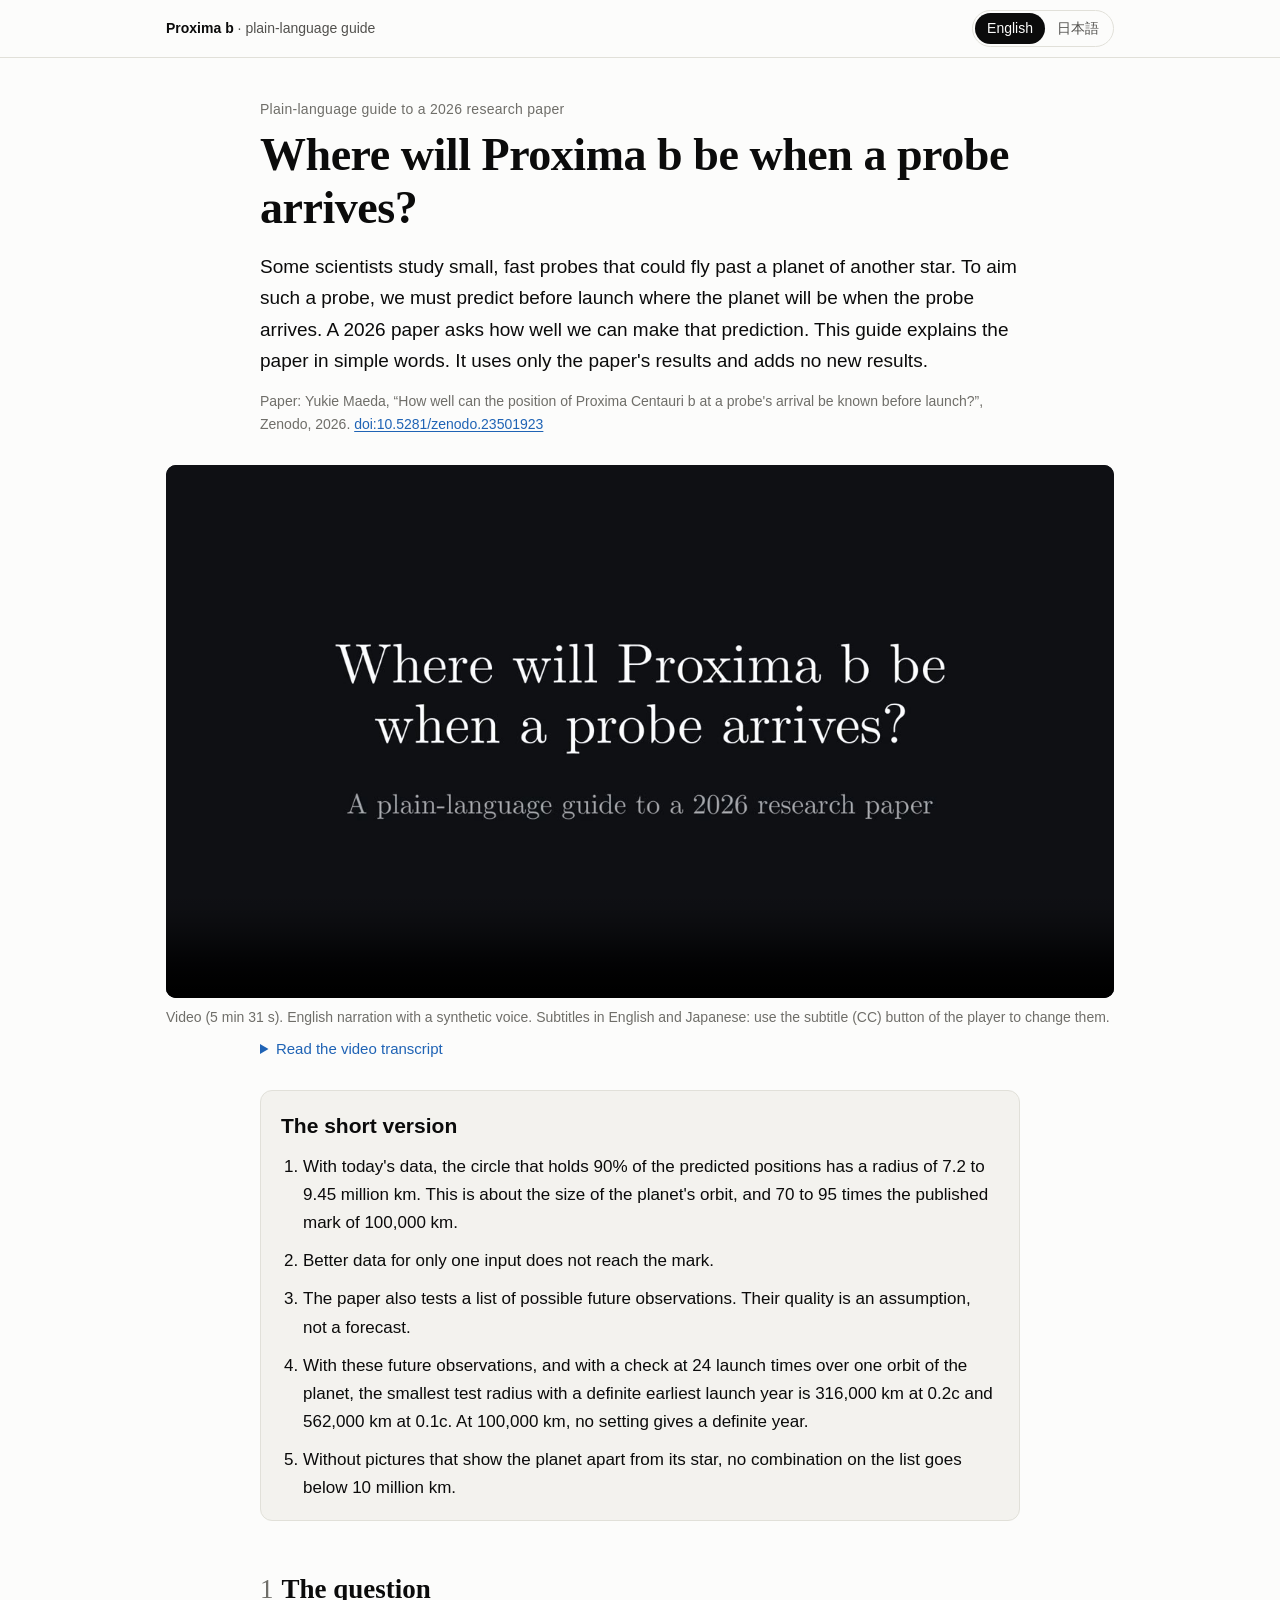
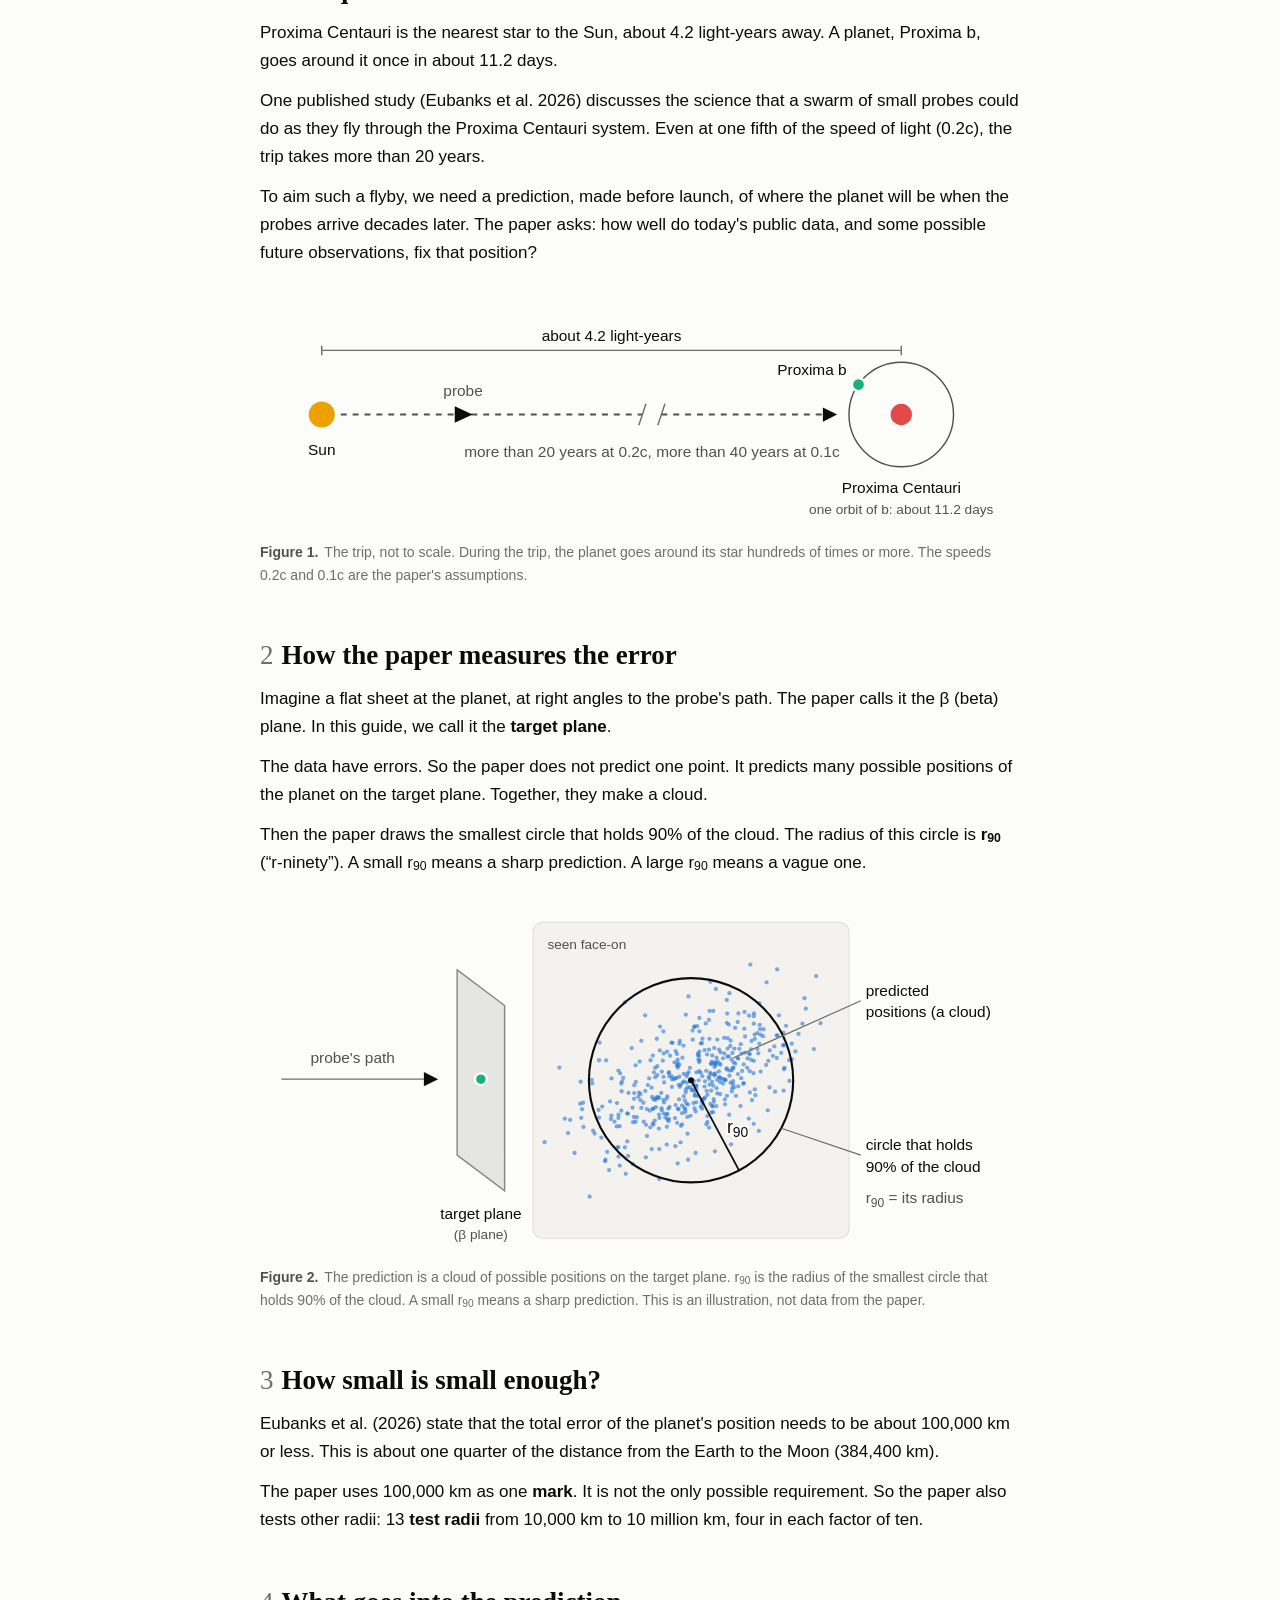
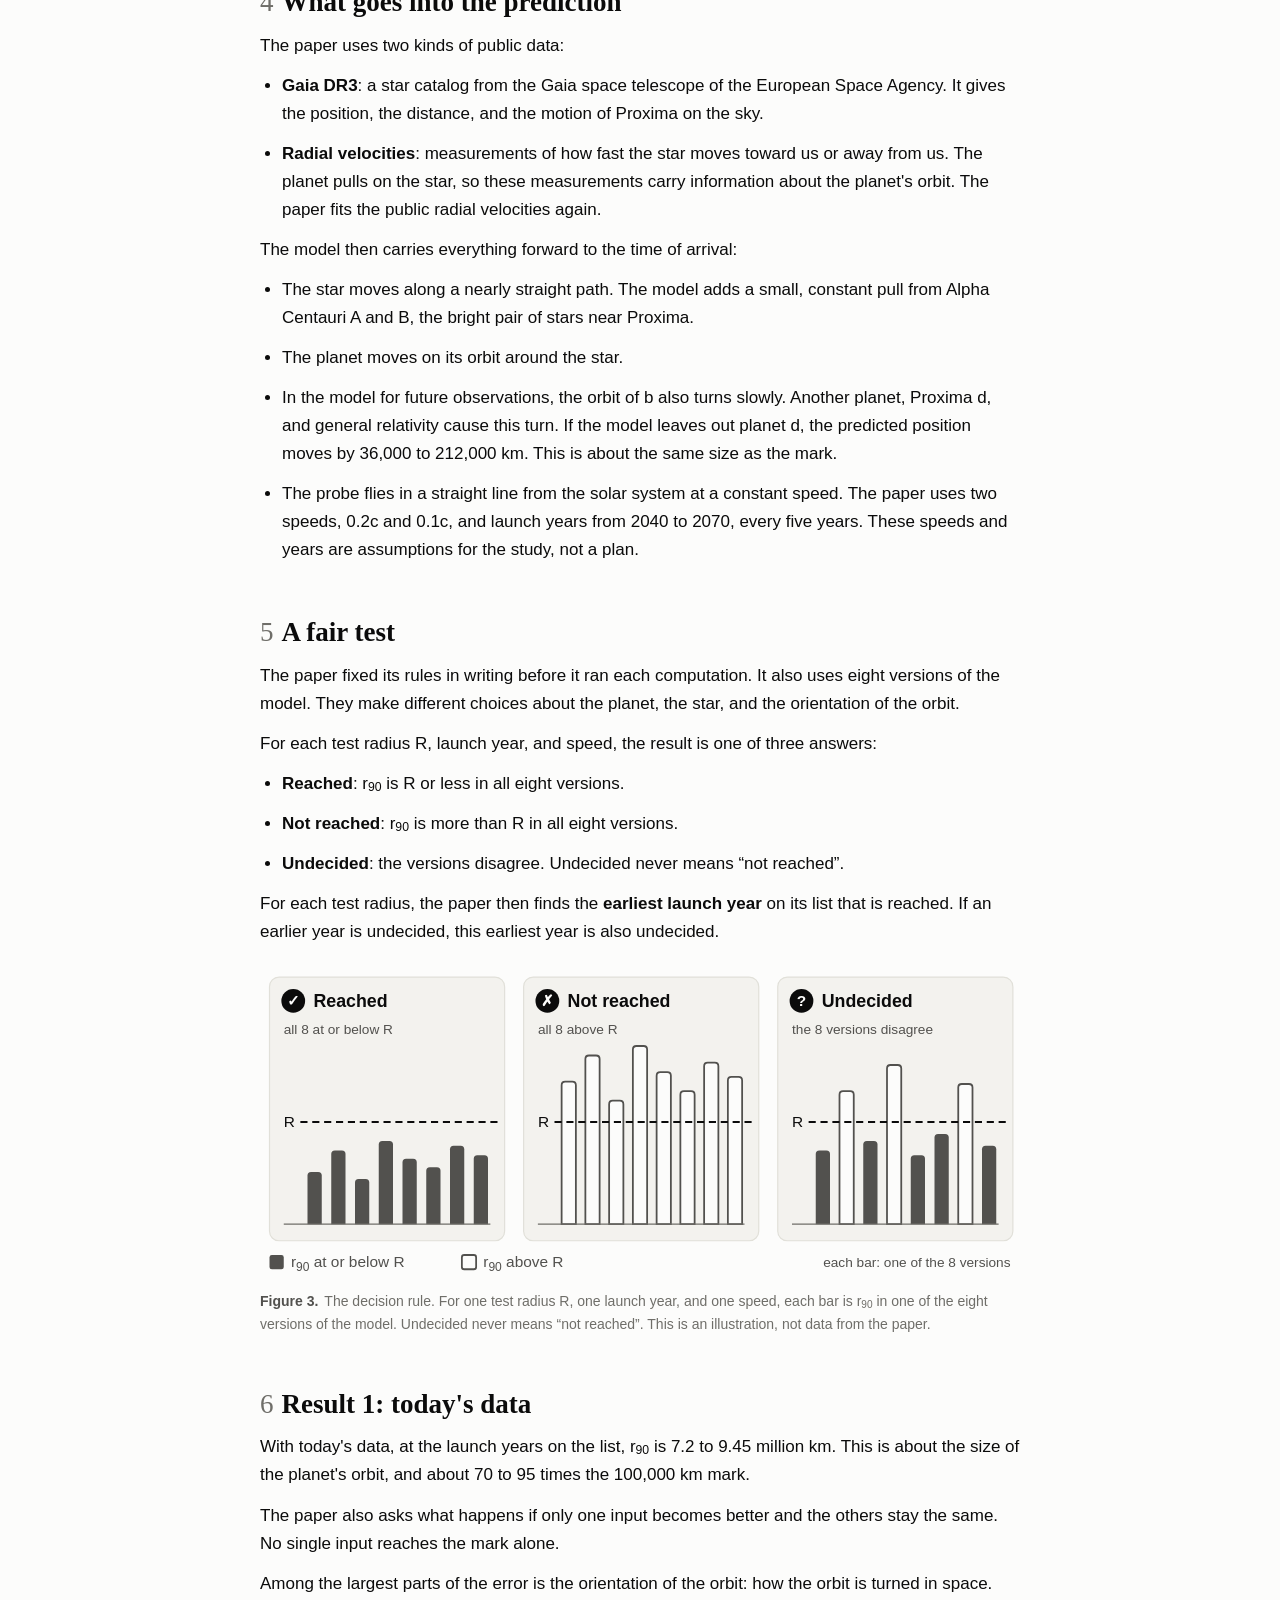
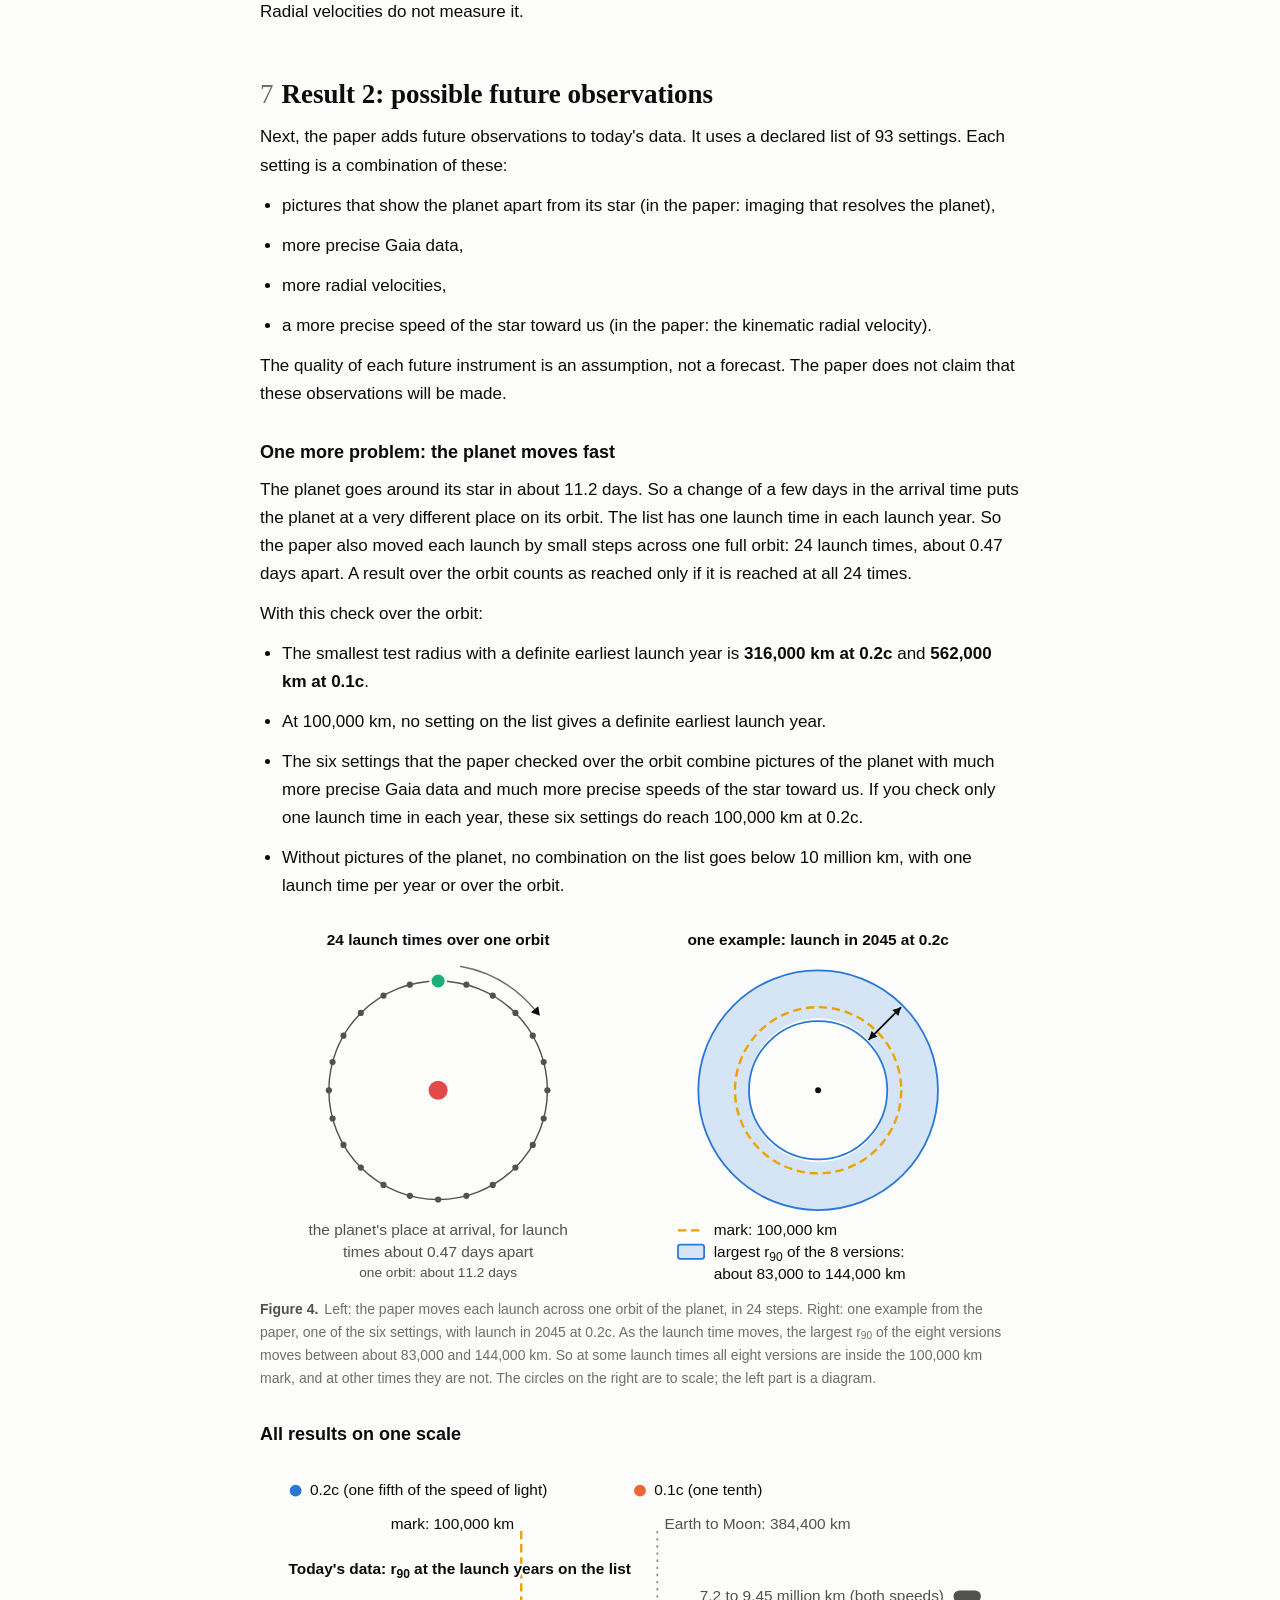
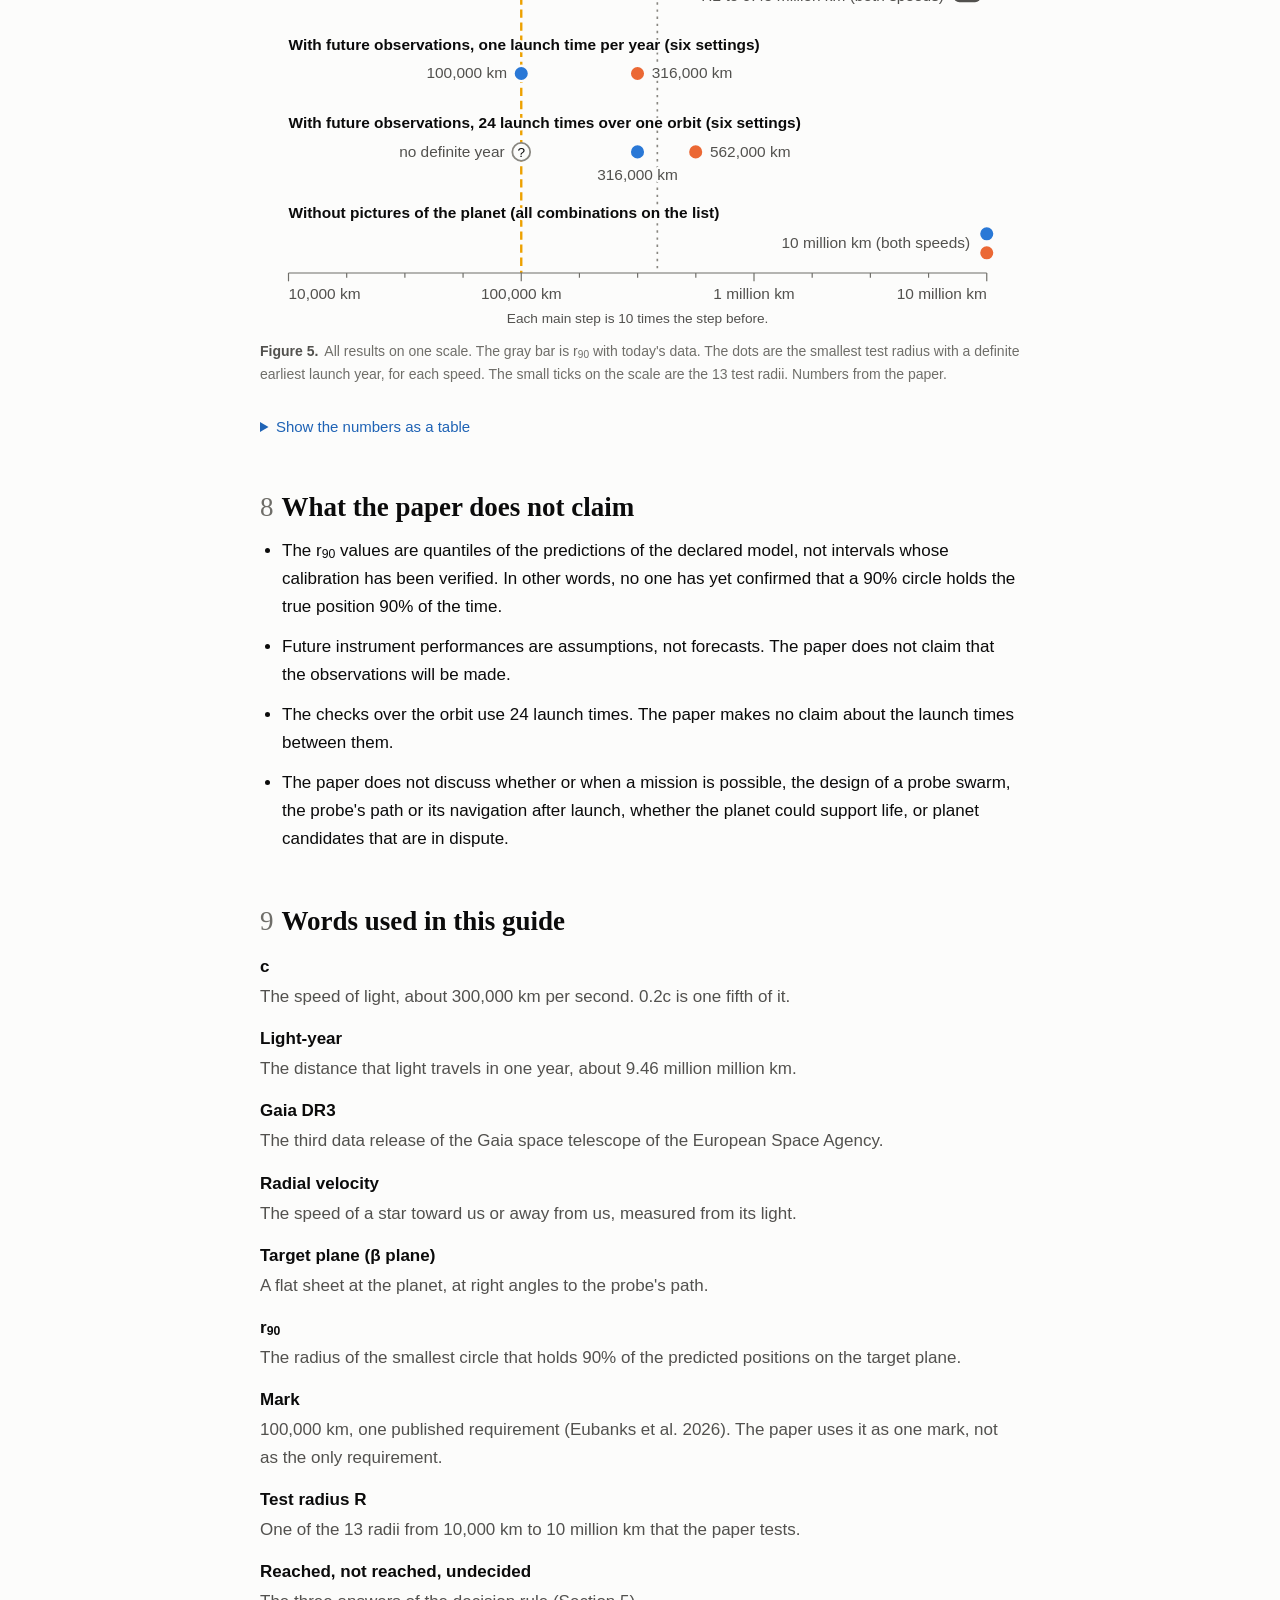
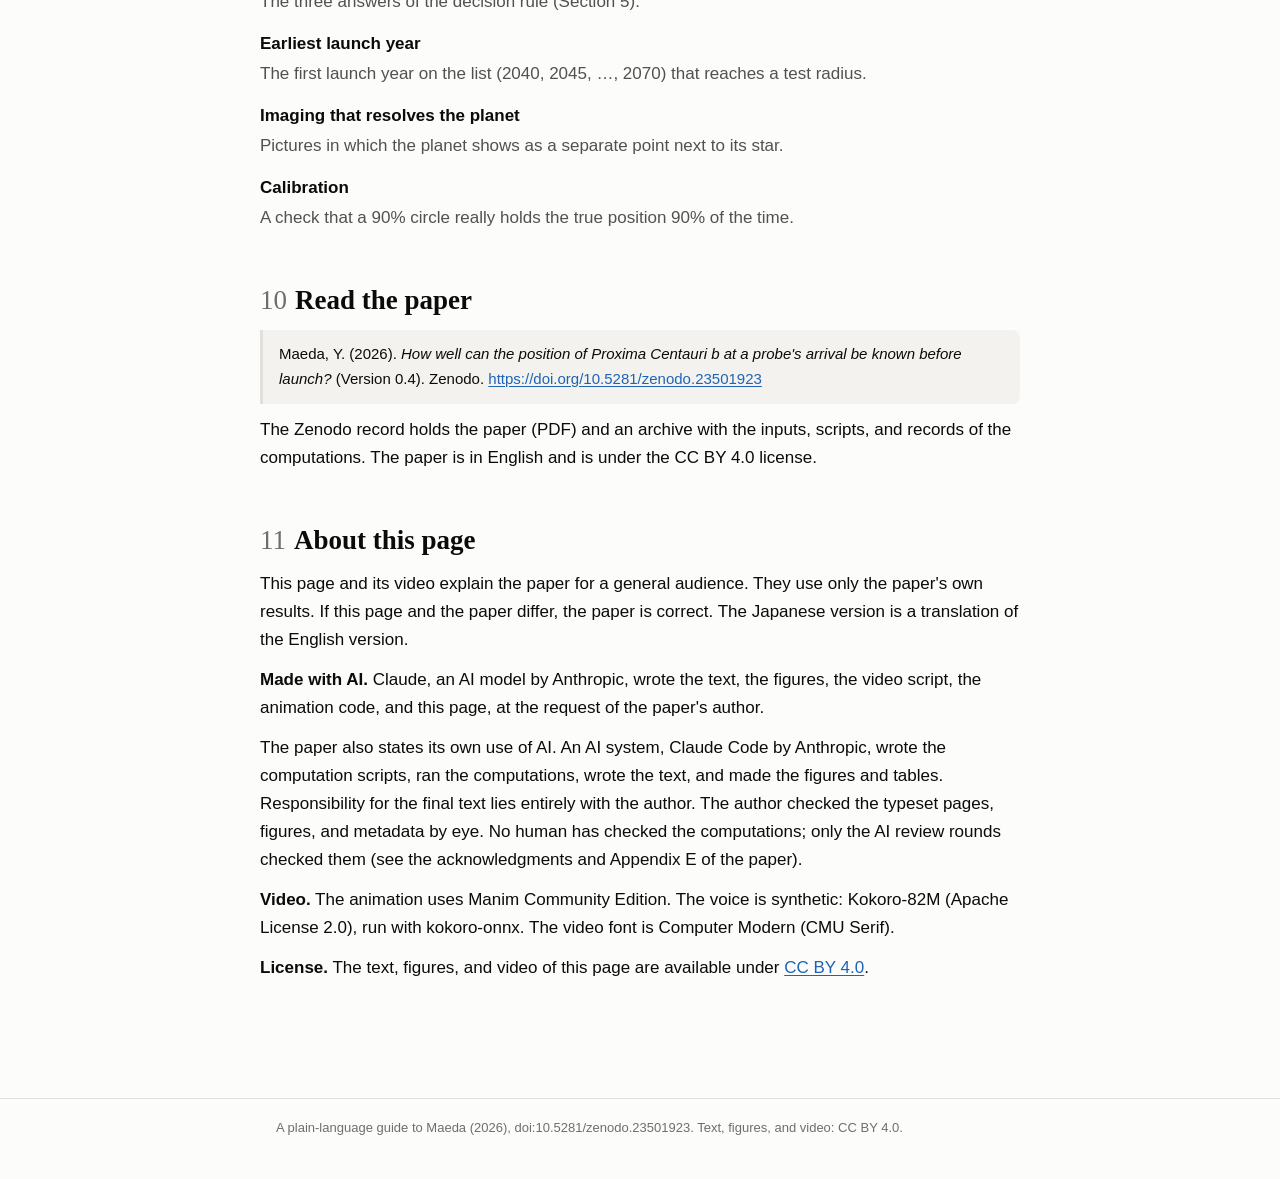
<file: index.html>
<!doctype html>
<html lang="en" data-lang="en">
<head>
<meta charset="utf-8">
<meta name="viewport" content="width=device-width, initial-scale=1">
<title>Where will Proxima b be when a probe arrives? · A plain-language guide</title>
<meta name="description" content="A plain-language guide, with a short video, to a 2026 paper that asks how well the position of Proxima Centauri b at a probe's arrival can be known before launch. English and Japanese.">
<meta property="og:title" content="Where will Proxima b be when a probe arrives?">
<meta property="og:description" content="A plain-language guide, with a short video, to a 2026 research paper. English and Japanese.">
<meta property="og:type" content="article">
<meta name="theme-color" content="#fcfcfb" media="(prefers-color-scheme: light)">
<meta name="theme-color" content="#1a1a19" media="(prefers-color-scheme: dark)">
<link rel="icon" href="data:image/svg+xml,%3Csvg xmlns='http://www.w3.org/2000/svg' viewBox='0 0 32 32'%3E%3Ccircle cx='16' cy='16' r='5' fill='%23e34948'/%3E%3Cellipse cx='16' cy='16' rx='13' ry='6' fill='none' stroke='%23898781' stroke-width='1.5'/%3E%3Ccircle cx='29' cy='16' r='2.5' fill='%231baf7a'/%3E%3C/svg%3E">
<script>
  // Choose the language before the first paint, so the other language never flashes.
  (function () {
    var l = "en";
    try { var q = new URLSearchParams(location.search).get("lang"); if (q === "en" || q === "ja") l = q; else {
      var s = localStorage.getItem("almanac-explainer-lang"); if (s === "en" || s === "ja") l = s; } } catch (e) {}
    document.documentElement.setAttribute("data-lang", l);
    document.documentElement.setAttribute("lang", l);
  })();
</script>
<link rel="stylesheet" href="assets/css/site.css">
</head>
<body>
<a class="skip" href="#main"><span data-l="en" lang="en">Skip to the guide</span><span data-l="ja" lang="ja">本文へ</span></a>

<header class="bar">
  <div class="bar-in">
    <div class="brand"><b>Proxima b</b> · <span data-l="en" lang="en">plain-language guide</span><span data-l="ja" lang="ja">やさしい解説</span></div>
    <div class="lang" role="group" aria-label="Language / 言語">
      <button type="button" data-set-lang="en" aria-pressed="true" lang="en">English</button>
      <button type="button" data-set-lang="ja" aria-pressed="false" lang="ja">日本語</button>
    </div>
  </div>
</header>

<main id="main">

<section class="hero">
  <p class="kicker"><span data-l="en" lang="en">Plain-language guide to a 2026 research paper</span><span data-l="ja" lang="ja">2026 年の研究論文を、やさしく解説します</span></p>
  <h1><span data-l="en" lang="en">Where will Proxima b be when a probe arrives?</span><span data-l="ja" lang="ja">探査機が着くとき、プロキシマ b はどこにいるか</span></h1>
  <p class="lede" data-l="en" lang="en">Some scientists study small, fast probes that could fly past a planet of another star. To aim such a probe, we must predict before launch where the planet will be when the probe arrives. A 2026 paper asks how well we can make that prediction. This guide explains the paper in simple words. It uses only the paper's results and adds no new results.</p>
  <p class="lede" data-l="ja" lang="ja">ほかの恒星の惑星のそばを、小さく速い探査機で通り過ぎる。そうした探査機を研究している人たちがいます。探査機を狙うには、着いたときに惑星がどこにいるかを、打ち上げの前に予測しなければなりません。2026 年のある論文は、その予測がどれだけよくできるかを問いました。このページは、その論文をやさしい言葉で解説します。使うのは論文の結果だけで、新しい結果は足していません。</p>
  <p class="cite-line"><span data-l="en" lang="en">Paper:</span><span data-l="ja" lang="ja">論文:</span> Yukie Maeda, “How well can the position of Proxima Centauri b at a probe's arrival be known before launch?”, Zenodo, 2026. <a href="https://doi.org/10.5281/zenodo.23501923">doi:10.5281/zenodo.23501923</a></p>
</section>

<figure class="video">
  <video id="video" controls playsinline preload="metadata" poster="assets/video/poster.jpg" width="1920" height="1080">
    <source src="assets/video/almanac-explainer.mp4" type="video/mp4">
    <track kind="subtitles" srclang="en" label="English" src="assets/video/subs.en.vtt" default>
    <track kind="subtitles" srclang="ja" label="日本語" src="assets/video/subs.ja.vtt">
  </video>
  <figcaption>
    <span data-l="en" lang="en">Video (5 min 31 s). English narration with a synthetic voice. Subtitles in English and Japanese: use the subtitle (CC) button of the player to change them.</span>
    <span data-l="ja" lang="ja">動画(5 分 31 秒)。語りは英語の合成音声です。字幕は英語と日本語があり、プレーヤーの字幕(CC)のボタンで切り替えられます。</span>
  </figcaption>
</figure>

<details class="transcript">
  <summary><span data-l="en" lang="en">Read the video transcript</span><span data-l="ja" lang="ja">動画の語りを文字で読む(日本語訳)</span></summary>
  <ol class="chapters">
<li><button type="button" data-seek="0.0" aria-label="Play from 0:00" data-aria-en="Play from 0:00" data-aria-ja="0:00 から再生">0:00</button><h3><span data-l="en" lang="en">The question</span><span data-l="ja" lang="ja">問い</span></h3>
<p data-l="en" lang="en">Proxima Centauri is the nearest star to the Sun, about 4.2 light-years away. A planet, Proxima b, goes around it once in about 11 days. Some scientists study small probes that could fly past this planet. At one fifth of the speed of light, the trip takes more than 20 years. Aiming such a probe needs a prediction, made before launch, of where the planet will be when the probe arrives. This paper asks a simple question: how well can we know that position before launch?</p>
<p data-l="ja" lang="ja">プロキシマ・ケンタウリは、太陽にいちばん近い恒星です。距離は約 4.2 光年です。その周りを、惑星プロキシマ b が約 11 日で一周しています。この惑星のそばを通り過ぎる小さな探査機を、研究している人たちがいます。光の速さの 5 分の 1 で飛んでも、旅には 20 年以上かかります。そうした探査機の狙いには、着いたときに惑星がどこにいるかの予測が、打ち上げの前に要ります。この論文の問いは一つです。その位置を、打ち上げの前にどれだけよく知ることができるか。</p></li>
<li><button type="button" data-seek="35.6" aria-label="Play from 0:35" data-aria-en="Play from 0:35" data-aria-ja="0:35 から再生">0:35</button><h3><span data-l="en" lang="en">The target plane and r<sub>90</sub></span><span data-l="ja" lang="ja">的の面と r<sub>90</sub></span></h3>
<p data-l="en" lang="en">Picture a flat sheet at the planet, at right angles to the probe&#x27;s path. We call it the target plane. The data have errors, so the paper cannot predict one exact point. Instead, it gets a cloud of possible positions on the sheet. Now draw the smallest circle that holds 90% of the cloud. Its radius is called r<sub>90</sub> (&quot;r ninety&quot;). A small r<sub>90</sub> means a sharp prediction. A large r<sub>90</sub> means a vague one.</p>
<p data-l="ja" lang="ja">惑星のところに、探査機の進む向きと直角に、平らな板を思い浮かべてください。これを「的の面」と呼びます。データには誤差があるので、論文は一つのぴったりの点を予測することはできません。代わりに、板の上に、ありうる位置の雲が得られます。では、雲の 90% を含む、いちばん小さい円を描きます。その半径を r<sub>90</sub>(アール・ナインティ)と呼びます。r<sub>90</sub> が小さければ予測は鋭く、大きければ予測はぼんやりしています。</p></li>
<li><button type="button" data-seek="63.1" aria-label="Play from 1:03" data-aria-en="Play from 1:03" data-aria-ja="1:03 から再生">1:03</button><h3><span data-l="en" lang="en">The mark</span><span data-l="ja" lang="ja">目安</span></h3>
<p data-l="en" lang="en">How small is small enough? One published study says the total error must be about 100,000 km or less. That is about one quarter of the distance from the Earth to the Moon. The paper uses this value as one mark, not as the only possible requirement. So it tests 13 radii, from 10,000 km to 10 million km.</p>
<p data-l="ja" lang="ja">どこまで小さければ十分でしょうか。発表された研究の一つは、誤差の合計を約 10 万 km 以下にする必要がある、としています。これは、地球から月までの距離の約 4 分の 1 です。論文はこの値を一つの目安として使い、ただ一つの要求とはしていません。そのため、1 万 km から 1000 万 km までの、13 の半径を試します。</p></li>
<li><button type="button" data-seek="86.97" aria-label="Play from 1:26" data-aria-en="Play from 1:26" data-aria-ja="1:26 から再生">1:26</button><h3><span data-l="en" lang="en">What goes into the prediction</span><span data-l="ja" lang="ja">予測に入るもの</span></h3>
<p data-l="en" lang="en">To make the prediction, the paper combines two kinds of data. The Gaia space telescope measured the star&#x27;s position, distance, and motion across the sky. Radial velocities measure how fast the star moves toward us and away from us, as the planet pulls on it. The model moves the star along its path, with a small pull from the bright pair Alpha Centauri A and B. It moves the planet along its orbit around the star. Another planet, Proxima d, and Einstein&#x27;s gravity slowly turn the orbit of b. If the model leaves out planet d, the predicted position moves by 36,000 to 212,000 km. That is about the same size as the mark. The model for future observations includes this effect.</p>
<p data-l="ja" lang="ja">予測を作るために、論文は二種類のデータを組み合わせます。宇宙望遠鏡ガイアは、星の位置と距離と、空を横切る動きを測りました。視線速度は、惑星に引かれて星がこちらへ近づく速さと、遠ざかる速さを測ります。モデルは、明るい二つの星アルファ・ケンタウリ A と B のわずかな引力を加えて、星をその道筋に沿って動かします。そして、惑星を、星の周りの軌道に沿って動かします。もう一つの惑星プロキシマ d と、アインシュタインの重力は、b の軌道をゆっくり回します。モデルから惑星 d を外すと、予測の位置は 3 万 6 千 km から 21 万 2 千 km ずれます。これは目安とほぼ同じ大きさです。将来の観測のためのモデルは、この効果を含めています。</p></li>
<li><button type="button" data-seek="134.53" aria-label="Play from 2:14" data-aria-en="Play from 2:14" data-aria-ja="2:14 から再生">2:14</button><h3><span data-l="en" lang="en">A fair test</span><span data-l="ja" lang="ja">公正な試し方</span></h3>
<p data-l="en" lang="en">Next, a fair test. The paper fixed its rules in writing before it ran each computation. It also uses eight versions of the model. They make different choices about the planet, the star, and the orientation of the orbit. A test radius counts as reached only if r<sub>90</sub> is inside it in all eight versions. If r<sub>90</sub> is outside it in all eight, it is not reached. If the versions disagree, the answer is undecided. And undecided never means no.</p>
<p data-l="ja" lang="ja">次は、公正な試し方です。論文は、それぞれの計算を走らせる前に、決まりを書いて固定しました。また、モデルを 8 通り使います。8 通りは、惑星・星・軌道の向きについて、違う選び方をしています。試す半径に「届いた」と数えるのは、8 通りの全てで r<sub>90</sub> がその内側にあるときだけです。8 通りの全てで外側なら、「届かない」です。8 通りの答えが分かれたら、「判定不能」です。そして、判定不能は「届かない」という意味ではありません。</p></li>
<li><button type="button" data-seek="165.8" aria-label="Play from 2:45" data-aria-en="Play from 2:45" data-aria-ja="2:45 から再生">2:45</button><h3><span data-l="en" lang="en">Today&#x27;s data</span><span data-l="ja" lang="ja">今のデータ</span></h3>
<p data-l="en" lang="en">So what do today&#x27;s data give? At the launch years on the list, r<sub>90</sub> is 7.2 to 9.45 million km. That is about the size of the planet&#x27;s orbit, and about 70 to 95 times the mark. Better data for any single input, alone, does not reach the mark. Among the largest parts of the error is the orientation of the orbit: how the orbit is turned in space. Radial velocities do not measure it.</p>
<p data-l="ja" lang="ja">では、今のデータでは、どうなるでしょうか。リストにある打ち上げの年では、r<sub>90</sub> は 720 万 km から 945 万 km です。これは惑星の軌道くらいの大きさで、目安の約 70 倍から 95 倍です。どれか一つの入力だけを良くしても、目安には届きません。誤差のいちばん大きい部分の一つは、軌道の向き、つまり軌道が空間でどちらを向いているかです。視線速度は、これを測りません。</p></li>
<li><button type="button" data-seek="195.2" aria-label="Play from 3:15" data-aria-en="Play from 3:15" data-aria-ja="3:15 から再生">3:15</button><h3><span data-l="en" lang="en">Possible future observations</span><span data-l="ja" lang="ja">将来ありうる観測</span></h3>
<p data-l="en" lang="en">Next, the paper adds possible future observations. Their quality is an assumption, not a forecast. The list includes pictures that show the planet apart from its star, more precise Gaia data, more radial velocities, and a more precise speed of the star toward us. There is one more problem. The planet goes around its star in about 11 days, so a change of a few days in the arrival time puts the planet at a very different place on its orbit. So the paper checks 24 launch times spread over one orbit, and the rule must hold at all of them. With this check, the smallest test radius with a definite earliest launch year is 316,000 km at one fifth of the speed of light, and 562,000 km at one tenth. At 100,000 km, no setting gives a definite earliest launch year over the orbit. In one example, the largest r<sub>90</sub> of the eight versions moves between about 83,000 and 144,000 km as the launch time changes. The six settings that the paper checked over the orbit combine those pictures with much more precise Gaia data and star speeds. If you check only one launch time in each year, these six settings do reach 100,000 km at one fifth of the speed of light. Without pictures of the planet, no combination on the list gets below 10 million km.</p>
<p data-l="ja" lang="ja">次に、論文は、将来ありうる観測を加えます。その性能は仮定で、予報ではありません。リストには、惑星を星から離して写す撮像、より精しいガイアのデータ、より多くの視線速度、そして星がこちらへ向かう速さのより精しい値が入っています。もう一つ問題があります。惑星は約 11 日で星を一周するので、着く時刻が数日ずれると、惑星は軌道のまったく違う所にいます。そこで論文は、一周の間に広げた 24 の打ち上げの時刻を調べ、その全てで決まりが成り立つことを求めます。こう調べると、届く最も早い打ち上げの年がはっきり決まる、最も小さい試しの半径は、光速の 5 分の 1 で 31 万 6 千 km、10 分の 1 で 56 万 2 千 km です。10 万 km では、一周を通して、届く最も早い年がはっきり決まる設定はありません。ある例では、打ち上げの時刻を変えると、8 通りの中でいちばん大きい r<sub>90</sub> が、約 8 万 3 千 km から 14 万 4 千 km の間を動きます。論文が一周を通して調べた 6 つの設定は、その撮像に、はるかに精しいガイアのデータと星の速さを組み合わせたものです。各年の打ち上げの時刻を一つだけ調べるなら、この 6 つの設定は、光速の 5 分の 1 で 10 万 km に届きます。惑星の撮像が無いと、リストのどの組み合わせも 1000 万 km を下回りません。</p></li>
<li><button type="button" data-seek="285.3" aria-label="Play from 4:45" data-aria-en="Play from 4:45" data-aria-ja="4:45 から再生">4:45</button><h3><span data-l="en" lang="en">What the paper does not claim</span><span data-l="ja" lang="ja">論文が主張しないこと</span></h3>
<p data-l="en" lang="en">The paper is careful about its limits. The r<sub>90</sub> values come from the model, and their calibration has not been verified: no one has yet confirmed that a 90% circle holds the true position 90% of the time. The future instrument performances are assumptions, and the paper does not claim that the observations will be made. It also says nothing about whether or when a mission is possible, or about life on the planet.</p>
<p data-l="ja" lang="ja">論文は、自らの限界をはっきり書いています。r<sub>90</sub> の値はモデルから出たもので、その較正は確かめられていません。90% の円が本当に 90% の割合で真の位置を含むかは、まだ誰も確かめていないのです。将来の装置の性能は仮定で、論文は、その観測が行われるとは主張しません。また、任務ができるかどうかやその時期、惑星の生命については、何も言いません。</p></li>
<li><button type="button" data-seek="313.67" aria-label="Play from 5:13" data-aria-en="Play from 5:13" data-aria-ja="5:13 から再生">5:13</button><h3><span data-l="en" lang="en">Summary</span><span data-l="ja" lang="ja">まとめ</span></h3>
<p data-l="en" lang="en">In short, the paper measures how far today&#x27;s knowledge is from the mark, and which observations on its list come closest. The paper and its files are open on Zenodo. This video was made with the help of AI, and the voice is synthetic.</p>
<p data-l="ja" lang="ja">まとめると、論文は、今の知識が目安からどれだけ遠いかと、リストのどの観測がいちばん近づくかを測っています。論文とそのファイルは、Zenodo で公開されています。この動画は AI の助けを借りて作り、声は合成音声です。</p></li>
</ol>
</details>

<section class="short" aria-labelledby="short-h">
  <h2 id="short-h"><span data-l="en" lang="en">The short version</span><span data-l="ja" lang="ja">要点</span></h2>
  <ol data-l="en" lang="en">
    <li>With today's data, the circle that holds 90% of the predicted positions has a radius of 7.2 to 9.45 million km. This is about the size of the planet's orbit, and 70 to 95 times the published mark of 100,000 km.</li>
    <li>Better data for only one input does not reach the mark.</li>
    <li>The paper also tests a list of possible future observations. Their quality is an assumption, not a forecast.</li>
    <li>With these future observations, and with a check at 24 launch times over one orbit of the planet, the smallest test radius with a definite earliest launch year is 316,000 km at 0.2c and 562,000 km at 0.1c. At 100,000 km, no setting gives a definite year.</li>
    <li>Without pictures that show the planet apart from its star, no combination on the list goes below 10 million km.</li>
  </ol>
  <ol data-l="ja" lang="ja">
    <li>今のデータでは、予測した位置の 90% を含む円の半径は 720 万〜945 万 km です。これは惑星の軌道くらいの大きさで、発表された目安 10 万 km の 70〜95 倍です。</li>
    <li>どれか一つの入力だけを良くしても、目安には届きません。</li>
    <li>論文は、将来ありうる観測のリストも試しています。その性能は仮定で、予報ではありません。</li>
    <li>その観測があり、さらに惑星の一周の間の 24 の打ち上げ時刻で調べると、届く最も早い打ち上げ年がはっきり決まる最も小さい試しの半径は、0.2c で 31 万 6 千 km、0.1c で 56 万 2 千 km です。10 万 km では、はっきり年が決まる設定はありません。</li>
    <li>惑星を星から離して写す撮像が無いと、リストのどの組み合わせも 1000 万 km を下回りません。</li>
  </ol>
</section>

<article class="prose">

<h2 id="question"><span class="num">1</span><span data-l="en" lang="en">The question</span><span data-l="ja" lang="ja">問い</span></h2>
<p data-l="en" lang="en">Proxima Centauri is the nearest star to the Sun, about 4.2 light-years away. A planet, Proxima b, goes around it once in about 11.2 days.</p>
<p data-l="ja" lang="ja">プロキシマ・ケンタウリは、太陽にいちばん近い恒星で、距離は約 4.2 光年です。その周りを、惑星プロキシマ b が約 11.2 日で一周しています。</p>
<p data-l="en" lang="en">One published study (Eubanks et al. 2026) discusses the science that a swarm of small probes could do as they fly through the Proxima Centauri system. Even at one fifth of the speed of light (0.2c), the trip takes more than 20 years.</p>
<p data-l="ja" lang="ja">発表された研究の一つ(Eubanks ら 2026)は、小さな探査機の群れがプロキシマ・ケンタウリの系を通り抜けながら行える科学を論じています。光の速さの 5 分の 1(0.2c)で飛んでも、旅には 20 年以上かかります。</p>
<p data-l="en" lang="en">To aim such a flyby, we need a prediction, made before launch, of where the planet will be when the probes arrive decades later. The paper asks: how well do today's public data, and some possible future observations, fix that position?</p>
<p data-l="ja" lang="ja">そうした通過を狙うには、何十年も後に探査機が着いたとき惑星がどこにいるかの予測が、打ち上げの前に要ります。論文の問いはこうです。今の公開データと、将来ありうるいくつかの観測で、その位置をどれだけ絞り込めるか。</p>
<figure class="fig">
<div class="fig-scroll"><svg viewBox="0 0 640 204" role="img" aria-label="Diagram: a probe flies from the Sun to Proxima Centauri, about 4.2 light-years away. The planet Proxima b goes around the star once in about 11.2 days." data-aria-en="Diagram: a probe flies from the Sun to Proxima Centauri, about 4.2 light-years away. The planet Proxima b goes around the star once in about 11.2 days." data-aria-ja="図: 探査機が太陽から約 4.2 光年のプロキシマ・ケンタウリへ飛ぶ。惑星プロキシマ b は約 11.2 日で星を一周する。"><path class="dim" d="M52,54 v-8 M52,50 H540 M540,54 v-8"/><text x="296.0" y="42.0" text-anchor="middle" class="ink" data-l="en" lang="en">about 4.2 light-years</text><text x="296.0" y="42.0" text-anchor="middle" class="ink" data-l="ja" lang="ja">約 4.2 光年</text><path class="path" d="M68,104 H322 M338,104 H482"/><path class="dim" d="M319,113 l6,-18 M335,113 l6,-18"/><path class="ink-fill" d="M474,98 l12,6 l-12,6 z"/><path class="ink-fill" d="M164,97 l15,7 l-15,7 z"/><text x="171.0" y="88.0" text-anchor="middle" data-l="en" lang="en">probe</text><text x="171.0" y="88.0" text-anchor="middle" data-l="ja" lang="ja">探査機</text><text x="330.0" y="140.0" text-anchor="middle" data-l="en" lang="en">more than 20 years at 0.2c, more than 40 years at 0.1c</text><text x="330.0" y="140.0" text-anchor="middle" data-l="ja" lang="ja">0.2c で 20 年以上、0.1c で 40 年以上</text><circle class="sun" cx="52" cy="104" r="11"/><text x="52.0" y="138.0" text-anchor="middle" class="ink" data-l="en" lang="en">Sun</text><text x="52.0" y="138.0" text-anchor="middle" class="ink" data-l="ja" lang="ja">太陽</text><circle class="orbit" cx="540" cy="104" r="44"/><circle class="star" cx="540" cy="104" r="9"/><circle class="planet dot" cx="504.0" cy="78.8" r="5.5"/><text x="494.0" y="70.8" text-anchor="end" class="ink" data-l="en" lang="en">Proxima b</text><text x="494.0" y="70.8" text-anchor="end" class="ink" data-l="ja" lang="ja">プロキシマ b</text><text x="540.0" y="170.0" text-anchor="middle" class="ink" data-l="en" lang="en">Proxima Centauri</text><text x="540.0" y="170.0" text-anchor="middle" class="ink" data-l="ja" lang="ja">プロキシマ・ケンタウリ</text><text x="540.0" y="188.0" text-anchor="middle" class="small" data-l="en" lang="en">one orbit of b: about 11.2 days</text><text x="540.0" y="188.0" text-anchor="middle" class="small" data-l="ja" lang="ja">b の一周: 約 11.2 日</text></svg></div>
<figcaption><span data-l="en" lang="en"><span class="fignum">Figure 1.</span>The trip, not to scale. During the trip, the planet goes around its star hundreds of times or more. The speeds 0.2c and 0.1c are the paper's assumptions.</span><span data-l="ja" lang="ja"><span class="fignum">図 1</span>旅の様子(縮尺は正しくありません)。旅の間に、惑星は星の周りを数百回以上回ります。0.2c と 0.1c の速さは、論文の仮定です。</span></figcaption>
</figure>

<h2 id="measure"><span class="num">2</span><span data-l="en" lang="en">How the paper measures the error</span><span data-l="ja" lang="ja">誤差の測り方</span></h2>
<p data-l="en" lang="en">Imagine a flat sheet at the planet, at right angles to the probe's path. The paper calls it the β (beta) plane. In this guide, we call it the <strong>target plane</strong>.</p>
<p data-l="ja" lang="ja">惑星のところに、探査機の進む向きと直角に、平らな板を思い浮かべてください。論文はこれを β(ベータ)面と呼びます。このページでは<strong>的の面</strong>と呼びます。</p>
<p data-l="en" lang="en">The data have errors. So the paper does not predict one point. It predicts many possible positions of the planet on the target plane. Together, they make a cloud.</p>
<p data-l="ja" lang="ja">データには誤差があります。そのため論文は、一つの点を予測するのではありません。的の面の上に、惑星のありうる位置をたくさん予測します。それらが集まって、雲になります。</p>
<p data-l="en" lang="en">Then the paper draws the smallest circle that holds 90% of the cloud. The radius of this circle is <strong>r<sub>90</sub></strong> (“r-ninety”). A small r<sub>90</sub> means a sharp prediction. A large r<sub>90</sub> means a vague one.</p>
<p data-l="ja" lang="ja">次に、雲の 90% を含む、いちばん小さい円を描きます。この円の半径が <strong>r<sub>90</sub></strong>(アール・ナインティ)です。r<sub>90</sub> が小さければ予測は鋭く、大きければ予測はぼんやりしています。</p>
<figure class="fig">
<div class="fig-scroll"><svg viewBox="0 0 640 300" role="img" aria-label="Illustration: the probe&#x27;s path meets a flat sheet, the target plane, at right angles. On the sheet, the predicted positions of the planet make a cloud. A circle holds 90% of the cloud; its radius is r90." data-aria-en="Illustration: the probe&#x27;s path meets a flat sheet, the target plane, at right angles. On the sheet, the predicted positions of the planet make a cloud. A circle holds 90% of the cloud; its radius is r90." data-aria-ja="説明の図: 探査機の進む向きと直角に、平らな板(的の面)がある。板の上で、予測した惑星の位置が雲になる。雲の 90% を含む円の半径が r90。"><path class="dim" d="M18,150 H138"/><path class="ink-fill" d="M138,144 l12,6 l-12,6 z"/><text x="78.0" y="136.0" text-anchor="middle" data-l="en" lang="en">probe's path</text><text x="78.0" y="136.0" text-anchor="middle" data-l="ja" lang="ja">探査機の進む向き</text><path class="sheet" d="M166,58 L206,88 L206,244 L166,214 Z"/><circle class="planet dot" cx="186" cy="150" r="5"/><text x="186.0" y="268.0" text-anchor="middle" class="ink" data-l="en" lang="en">target plane</text><text x="186.0" y="268.0" text-anchor="middle" class="ink" data-l="ja" lang="ja">的の面</text><text x="186.0" y="285.0" text-anchor="middle" class="small" data-l="en" lang="en">(β plane)</text><text x="186.0" y="285.0" text-anchor="middle" class="small" data-l="ja" lang="ja">(β 面)</text><rect class="panel" x="230" y="18" width="266" height="266" rx="8"/><text x="242.0" y="40.0" class="small" data-l="en" lang="en">seen face-on</text><text x="242.0" y="40.0" class="small" data-l="ja" lang="ja">正面から見る</text><circle class="pt" cx="357.8" cy="167.9" r="1.8"/><circle class="pt" cx="349.6" cy="149.4" r="1.8"/><circle class="pt" cx="320.4" cy="167.7" r="1.8"/><circle class="pt" cx="415.9" cy="134.6" r="1.8"/><circle class="pt" cx="410.6" cy="132.6" r="1.8"/><circle class="pt" cx="382.2" cy="145.9" r="1.8"/><circle class="pt" cx="300.9" cy="207.7" r="1.8"/><circle class="pt" cx="390.6" cy="150.1" r="1.8"/><circle class="pt" cx="270.0" cy="152.2" r="1.8"/><circle class="pt" cx="319.2" cy="161.3" r="1.8"/><circle class="pt" cx="375.7" cy="143.0" r="1.8"/><circle class="pt" cx="378.1" cy="125.2" r="1.8"/><circle class="pt" cx="380.8" cy="152.4" r="1.8"/><circle class="pt" cx="354.2" cy="203.2" r="1.8"/><circle class="pt" cx="400.8" cy="164.1" r="1.8"/><circle class="pt" cx="327.7" cy="149.3" r="1.8"/><circle class="pt" cx="346.9" cy="156.6" r="1.8"/><circle class="pt" cx="393.1" cy="141.9" r="1.8"/><circle class="pt" cx="332.7" cy="140.6" r="1.8"/><circle class="pt" cx="354.5" cy="189.3" r="1.8"/><circle class="pt" cx="330.9" cy="174.8" r="1.8"/><circle class="pt" cx="364.3" cy="109.1" r="1.8"/><circle class="pt" cx="380.1" cy="178.1" r="1.8"/><circle class="pt" cx="272.4" cy="190.3" r="1.8"/><circle class="pt" cx="349.0" cy="135.8" r="1.8"/><circle class="pt" cx="383.8" cy="138.2" r="1.8"/><circle class="pt" cx="309.3" cy="202.5" r="1.8"/><circle class="pt" cx="402.7" cy="156.1" r="1.8"/><circle class="pt" cx="429.3" cy="125.8" r="1.8"/><circle class="pt" cx="353.2" cy="120.2" r="1.8"/><circle class="pt" cx="382.5" cy="123.7" r="1.8"/><circle class="pt" cx="328.9" cy="134.1" r="1.8"/><circle class="pt" cx="315.1" cy="161.7" r="1.8"/><circle class="pt" cx="395.3" cy="77.6" r="1.8"/><circle class="pt" cx="302.8" cy="189.6" r="1.8"/><circle class="pt" cx="431.9" cy="130.4" r="1.8"/><circle class="pt" cx="252.1" cy="140.3" r="1.8"/><circle class="pt" cx="370.0" cy="126.9" r="1.8"/><circle class="pt" cx="325.9" cy="197.8" r="1.8"/><circle class="pt" cx="412.4" cy="129.1" r="1.8"/><circle class="pt" cx="378.6" cy="154.7" r="1.8"/><circle class="pt" cx="438.9" cy="127.8" r="1.8"/><circle class="pt" cx="391.7" cy="150.9" r="1.8"/><circle class="pt" cx="310.0" cy="214.7" r="1.8"/><circle class="pt" cx="410.3" cy="140.5" r="1.8"/><circle class="pt" cx="270.5" cy="182.6" r="1.8"/><circle class="pt" cx="378.6" cy="92.6" r="1.8"/><circle class="pt" cx="366.8" cy="177.2" r="1.8"/><circle class="pt" cx="324.9" cy="215.8" r="1.8"/><circle class="pt" cx="385.1" cy="135.1" r="1.8"/><circle class="pt" cx="384.5" cy="157.6" r="1.8"/><circle class="pt" cx="381.3" cy="173.0" r="1.8"/><circle class="pt" cx="329.7" cy="157.2" r="1.8"/><circle class="pt" cx="408.3" cy="127.7" r="1.8"/><circle class="pt" cx="335.9" cy="191.6" r="1.8"/><circle class="pt" cx="421.1" cy="107.8" r="1.8"/><circle class="pt" cx="301.9" cy="179.8" r="1.8"/><circle class="pt" cx="353.1" cy="148.0" r="1.8"/><circle class="pt" cx="411.8" cy="96.6" r="1.8"/><circle class="pt" cx="402.9" cy="94.7" r="1.8"/><circle class="pt" cx="336.3" cy="182.7" r="1.8"/><circle class="pt" cx="421.6" cy="143.6" r="1.8"/><circle class="pt" cx="379.5" cy="146.1" r="1.8"/><circle class="pt" cx="376.2" cy="159.9" r="1.8"/><circle class="pt" cx="358.6" cy="161.0" r="1.8"/><circle class="pt" cx="387.7" cy="137.9" r="1.8"/><circle class="pt" cx="402.5" cy="145.7" r="1.8"/><circle class="pt" cx="453.5" cy="111.9" r="1.8"/><circle class="pt" cx="340.3" cy="152.8" r="1.8"/><circle class="pt" cx="373.0" cy="171.2" r="1.8"/><circle class="pt" cx="352.9" cy="167.1" r="1.8"/><circle class="pt" cx="412.9" cy="53.5" r="1.8"/><circle class="pt" cx="317.3" cy="182.1" r="1.8"/><circle class="pt" cx="382.9" cy="147.0" r="1.8"/><circle class="pt" cx="351.9" cy="175.0" r="1.8"/><circle class="pt" cx="369.2" cy="133.3" r="1.8"/><circle class="pt" cx="472.0" cy="102.9" r="1.8"/><circle class="pt" cx="337.9" cy="161.6" r="1.8"/><circle class="pt" cx="352.5" cy="154.8" r="1.8"/><circle class="pt" cx="239.7" cy="203.1" r="1.8"/><circle class="pt" cx="393.1" cy="102.6" r="1.8"/><circle class="pt" cx="371.1" cy="173.1" r="1.8"/><circle class="pt" cx="417.1" cy="163.5" r="1.8"/><circle class="pt" cx="285.5" cy="182.4" r="1.8"/><circle class="pt" cx="355.4" cy="172.3" r="1.8"/><circle class="pt" cx="379.3" cy="68.0" r="1.8"/><circle class="pt" cx="393.4" cy="94.8" r="1.8"/><circle class="pt" cx="375.4" cy="103.1" r="1.8"/><circle class="pt" cx="384.3" cy="172.7" r="1.8"/><circle class="pt" cx="358.7" cy="158.6" r="1.8"/><circle class="pt" cx="399.0" cy="135.8" r="1.8"/><circle class="pt" cx="376.8" cy="186.1" r="1.8"/><circle class="pt" cx="404.9" cy="120.6" r="1.8"/><circle class="pt" cx="468.3" cy="63.2" r="1.8"/><circle class="pt" cx="399.4" cy="124.3" r="1.8"/><circle class="pt" cx="376.8" cy="163.2" r="1.8"/><circle class="pt" cx="379.9" cy="159.7" r="1.8"/><circle class="pt" cx="279.8" cy="153.5" r="1.8"/><circle class="pt" cx="378.5" cy="116.1" r="1.8"/><circle class="pt" cx="301.8" cy="142.8" r="1.8"/><circle class="pt" cx="426.2" cy="138.0" r="1.8"/><circle class="pt" cx="415.8" cy="97.0" r="1.8"/><circle class="pt" cx="350.0" cy="126.4" r="1.8"/><circle class="pt" cx="414.3" cy="167.7" r="1.8"/><circle class="pt" cx="342.5" cy="205.1" r="1.8"/><circle class="pt" cx="403.6" cy="124.5" r="1.8"/><circle class="pt" cx="294.0" cy="226.6" r="1.8"/><circle class="pt" cx="351.9" cy="140.2" r="1.8"/><circle class="pt" cx="385.0" cy="150.7" r="1.8"/><circle class="pt" cx="416.0" cy="94.6" r="1.8"/><circle class="pt" cx="429.1" cy="157.0" r="1.8"/><circle class="pt" cx="423.6" cy="113.8" r="1.8"/><circle class="pt" cx="342.6" cy="190.1" r="1.8"/><circle class="pt" cx="369.4" cy="151.0" r="1.8"/><circle class="pt" cx="421.4" cy="112.6" r="1.8"/><circle class="pt" cx="259.4" cy="195.4" r="1.8"/><circle class="pt" cx="292.4" cy="211.2" r="1.8"/><circle class="pt" cx="369.7" cy="130.5" r="1.8"/><circle class="pt" cx="372.1" cy="169.2" r="1.8"/><circle class="pt" cx="381.6" cy="177.8" r="1.8"/><circle class="pt" cx="372.3" cy="174.9" r="1.8"/><circle class="pt" cx="445.8" cy="151.5" r="1.8"/><circle class="pt" cx="344.1" cy="185.4" r="1.8"/><circle class="pt" cx="269.6" cy="170.7" r="1.8"/><circle class="pt" cx="290.6" cy="219.1" r="1.8"/><circle class="pt" cx="309.7" cy="179.0" r="1.8"/><circle class="pt" cx="354.4" cy="154.8" r="1.8"/><circle class="pt" cx="340.2" cy="169.6" r="1.8"/><circle class="pt" cx="440.8" cy="110.8" r="1.8"/><circle class="pt" cx="397.4" cy="160.4" r="1.8"/><circle class="pt" cx="340.0" cy="128.4" r="1.8"/><circle class="pt" cx="351.3" cy="186.9" r="1.8"/><circle class="pt" cx="285.1" cy="175.9" r="1.8"/><circle class="pt" cx="415.6" cy="145.0" r="1.8"/><circle class="pt" cx="372.6" cy="168.2" r="1.8"/><circle class="pt" cx="356.6" cy="121.7" r="1.8"/><circle class="pt" cx="288.2" cy="173.1" r="1.8"/><circle class="pt" cx="396.3" cy="117.6" r="1.8"/><circle class="pt" cx="315.2" cy="155.1" r="1.8"/><circle class="pt" cx="295.5" cy="183.6" r="1.8"/><circle class="pt" cx="316.3" cy="185.9" r="1.8"/><circle class="pt" cx="264.9" cy="212.2" r="1.8"/><circle class="pt" cx="313.0" cy="123.8" r="1.8"/><circle class="pt" cx="391.1" cy="128.4" r="1.8"/><circle class="pt" cx="256.7" cy="183.3" r="1.8"/><circle class="pt" cx="370.3" cy="134.4" r="1.8"/><circle class="pt" cx="405.2" cy="149.2" r="1.8"/><circle class="pt" cx="395.5" cy="142.8" r="1.8"/><circle class="pt" cx="428.1" cy="134.6" r="1.8"/><circle class="pt" cx="358.6" cy="95.7" r="1.8"/><circle class="pt" cx="416.7" cy="158.7" r="1.8"/><circle class="pt" cx="344.8" cy="147.7" r="1.8"/><circle class="pt" cx="426.6" cy="68.5" r="1.8"/><circle class="pt" cx="411.0" cy="192.5" r="1.8"/><circle class="pt" cx="330.9" cy="187.2" r="1.8"/><circle class="pt" cx="443.0" cy="105.1" r="1.8"/><circle class="pt" cx="397.6" cy="157.6" r="1.8"/><circle class="pt" cx="322.9" cy="169.9" r="1.8"/><circle class="pt" cx="385.1" cy="162.1" r="1.8"/><circle class="pt" cx="359.3" cy="147.6" r="1.8"/><circle class="pt" cx="315.0" cy="166.6" r="1.8"/><circle class="pt" cx="402.7" cy="132.7" r="1.8"/><circle class="pt" cx="316.5" cy="152.4" r="1.8"/><circle class="pt" cx="360.8" cy="80.4" r="1.8"/><circle class="pt" cx="395.3" cy="147.1" r="1.8"/><circle class="pt" cx="440.6" cy="121.6" r="1.8"/><circle class="pt" cx="366.1" cy="163.8" r="1.8"/><circle class="pt" cx="290.9" cy="217.9" r="1.8"/><circle class="pt" cx="369.0" cy="128.4" r="1.8"/><circle class="pt" cx="441.0" cy="159.6" r="1.8"/><circle class="pt" cx="294.8" cy="168.8" r="1.8"/><circle class="pt" cx="377.7" cy="148.3" r="1.8"/><circle class="pt" cx="334.6" cy="139.1" r="1.8"/><circle class="pt" cx="466.4" cy="124.7" r="1.8"/><circle class="pt" cx="296.0" cy="149.4" r="1.8"/><circle class="pt" cx="447.9" cy="133.3" r="1.8"/><circle class="pt" cx="450.9" cy="126.7" r="1.8"/><circle class="pt" cx="328.4" cy="176.6" r="1.8"/><circle class="pt" cx="261.2" cy="184.4" r="1.8"/><circle class="pt" cx="366.5" cy="163.6" r="1.8"/><circle class="pt" cx="330.2" cy="165.0" r="1.8"/><circle class="pt" cx="387.1" cy="148.6" r="1.8"/><circle class="pt" cx="392.9" cy="140.9" r="1.8"/><circle class="pt" cx="358.1" cy="175.5" r="1.8"/><circle class="pt" cx="355.7" cy="132.0" r="1.8"/><circle class="pt" cx="336.0" cy="165.4" r="1.8"/><circle class="pt" cx="360.1" cy="156.9" r="1.8"/><circle class="pt" cx="365.0" cy="154.8" r="1.8"/><circle class="pt" cx="342.8" cy="126.9" r="1.8"/><circle class="pt" cx="393.3" cy="164.1" r="1.8"/><circle class="pt" cx="379.6" cy="136.9" r="1.8"/><circle class="pt" cx="371.2" cy="119.9" r="1.8"/><circle class="pt" cx="281.8" cy="195.8" r="1.8"/><circle class="pt" cx="331.3" cy="188.3" r="1.8"/><circle class="pt" cx="286.0" cy="119.2" r="1.8"/><circle class="pt" cx="336.2" cy="208.9" r="1.8"/><circle class="pt" cx="330.8" cy="130.2" r="1.8"/><circle class="pt" cx="336.0" cy="179.8" r="1.8"/><circle class="pt" cx="386.5" cy="143.4" r="1.8"/><circle class="pt" cx="435.2" cy="132.2" r="1.8"/><circle class="pt" cx="368.9" cy="164.4" r="1.8"/><circle class="pt" cx="445.6" cy="134.0" r="1.8"/><circle class="pt" cx="394.8" cy="104.1" r="1.8"/><circle class="pt" cx="365.0" cy="170.2" r="1.8"/><circle class="pt" cx="362.5" cy="180.9" r="1.8"/><circle class="pt" cx="399.2" cy="156.9" r="1.8"/><circle class="pt" cx="383.1" cy="210.8" r="1.8"/><circle class="pt" cx="414.0" cy="117.9" r="1.8"/><circle class="pt" cx="396.7" cy="204.9" r="1.8"/><circle class="pt" cx="358.2" cy="177.7" r="1.8"/><circle class="pt" cx="405.4" cy="128.6" r="1.8"/><circle class="pt" cx="314.8" cy="181.8" r="1.8"/><circle class="pt" cx="391.5" cy="167.1" r="1.8"/><circle class="pt" cx="397.1" cy="133.6" r="1.8"/><circle class="pt" cx="406.0" cy="143.1" r="1.8"/><circle class="pt" cx="372.5" cy="147.5" r="1.8"/><circle class="pt" cx="360.4" cy="171.4" r="1.8"/><circle class="pt" cx="310.3" cy="161.6" r="1.8"/><circle class="pt" cx="346.4" cy="119.3" r="1.8"/><circle class="pt" cx="321.1" cy="117.7" r="1.8"/><circle class="pt" cx="340.0" cy="178.9" r="1.8"/><circle class="pt" cx="386.8" cy="136.8" r="1.8"/><circle class="pt" cx="336.7" cy="125.8" r="1.8"/><circle class="pt" cx="447.8" cy="120.2" r="1.8"/><circle class="pt" cx="400.1" cy="106.9" r="1.8"/><circle class="pt" cx="334.1" cy="116.0" r="1.8"/><circle class="pt" cx="407.4" cy="153.3" r="1.8"/><circle class="pt" cx="280.5" cy="193.4" r="1.8"/><circle class="pt" cx="370.0" cy="98.5" r="1.8"/><circle class="pt" cx="272.0" cy="169.9" r="1.8"/><circle class="pt" cx="319.7" cy="135.2" r="1.8"/><circle class="pt" cx="367.2" cy="155.7" r="1.8"/><circle class="pt" cx="398.4" cy="151.6" r="1.8"/><circle class="pt" cx="441.2" cy="141.6" r="1.8"/><circle class="pt" cx="300.6" cy="170.2" r="1.8"/><circle class="pt" cx="304.9" cy="152.1" r="1.8"/><circle class="pt" cx="359.6" cy="153.0" r="1.8"/><circle class="pt" cx="366.0" cy="105.5" r="1.8"/><circle class="pt" cx="309.3" cy="178.9" r="1.8"/><circle class="pt" cx="350.8" cy="148.9" r="1.8"/><circle class="pt" cx="351.6" cy="136.1" r="1.8"/><circle class="pt" cx="397.3" cy="142.6" r="1.8"/><circle class="pt" cx="351.5" cy="138.5" r="1.8"/><circle class="pt" cx="324.3" cy="96.3" r="1.8"/><circle class="pt" cx="321.1" cy="174.3" r="1.8"/><circle class="pt" cx="300.4" cy="189.8" r="1.8"/><circle class="pt" cx="353.6" cy="117.9" r="1.8"/><circle class="pt" cx="348.6" cy="150.0" r="1.8"/><circle class="pt" cx="389.9" cy="153.7" r="1.8"/><circle class="pt" cx="351.7" cy="133.5" r="1.8"/><circle class="pt" cx="356.0" cy="152.9" r="1.8"/><circle class="pt" cx="398.1" cy="140.5" r="1.8"/><circle class="pt" cx="316.3" cy="138.4" r="1.8"/><circle class="pt" cx="338.4" cy="143.6" r="1.8"/><circle class="pt" cx="313.7" cy="174.0" r="1.8"/><circle class="pt" cx="343.0" cy="164.5" r="1.8"/><circle class="pt" cx="380.8" cy="130.1" r="1.8"/><circle class="pt" cx="459.6" cy="90.7" r="1.8"/><circle class="pt" cx="411.9" cy="128.3" r="1.8"/><circle class="pt" cx="383.9" cy="74.1" r="1.8"/><circle class="pt" cx="333.4" cy="173.6" r="1.8"/><circle class="pt" cx="415.8" cy="187.6" r="1.8"/><circle class="pt" cx="391.6" cy="171.2" r="1.8"/><circle class="pt" cx="407.0" cy="153.9" r="1.8"/><circle class="pt" cx="383.2" cy="135.9" r="1.8"/><circle class="pt" cx="372.6" cy="116.0" r="1.8"/><circle class="pt" cx="402.3" cy="101.9" r="1.8"/><circle class="pt" cx="398.1" cy="191.0" r="1.8"/><circle class="pt" cx="353.6" cy="156.5" r="1.8"/><circle class="pt" cx="413.5" cy="124.9" r="1.8"/><circle class="pt" cx="331.1" cy="175.1" r="1.8"/><circle class="pt" cx="396.3" cy="153.0" r="1.8"/><circle class="pt" cx="349.8" cy="206.5" r="1.8"/><circle class="pt" cx="435.1" cy="113.1" r="1.8"/><circle class="pt" cx="369.7" cy="135.6" r="1.8"/><circle class="pt" cx="415.9" cy="103.3" r="1.8"/><circle class="pt" cx="386.6" cy="125.2" r="1.8"/><circle class="pt" cx="341.3" cy="182.4" r="1.8"/><circle class="pt" cx="420.5" cy="120.2" r="1.8"/><circle class="pt" cx="343.1" cy="184.1" r="1.8"/><circle class="pt" cx="364.4" cy="158.8" r="1.8"/><circle class="pt" cx="441.7" cy="140.5" r="1.8"/><circle class="pt" cx="366.8" cy="212.2" r="1.8"/><circle class="pt" cx="372.2" cy="167.9" r="1.8"/><circle class="pt" cx="334.5" cy="164.9" r="1.8"/><circle class="pt" cx="308.0" cy="229.7" r="1.8"/><circle class="pt" cx="408.0" cy="93.4" r="1.8"/><circle class="pt" cx="279.4" cy="150.6" r="1.8"/><circle class="pt" cx="408.5" cy="114.1" r="1.8"/><circle class="pt" cx="356.8" cy="145.6" r="1.8"/><circle class="pt" cx="345.3" cy="130.3" r="1.8"/><circle class="pt" cx="347.5" cy="119.4" r="1.8"/><circle class="pt" cx="363.5" cy="159.3" r="1.8"/><circle class="pt" cx="380.5" cy="135.3" r="1.8"/><circle class="pt" cx="325.8" cy="175.2" r="1.8"/><circle class="pt" cx="360.0" cy="195.9" r="1.8"/><circle class="pt" cx="394.8" cy="130.9" r="1.8"/><circle class="pt" cx="334.6" cy="146.6" r="1.8"/><circle class="pt" cx="318.5" cy="164.9" r="1.8"/><circle class="pt" cx="381.6" cy="155.4" r="1.8"/><circle class="pt" cx="411.6" cy="183.2" r="1.8"/><circle class="pt" cx="332.7" cy="167.5" r="1.8"/><circle class="pt" cx="342.4" cy="166.6" r="1.8"/><circle class="pt" cx="374.3" cy="156.3" r="1.8"/><circle class="pt" cx="356.9" cy="164.4" r="1.8"/><circle class="pt" cx="374.1" cy="166.4" r="1.8"/><circle class="pt" cx="271.2" cy="175.3" r="1.8"/><circle class="pt" cx="351.1" cy="128.8" r="1.8"/><circle class="pt" cx="325.1" cy="188.5" r="1.8"/><circle class="pt" cx="342.2" cy="179.6" r="1.8"/><circle class="pt" cx="398.7" cy="140.5" r="1.8"/><circle class="pt" cx="383.7" cy="137.1" r="1.8"/><circle class="pt" cx="301.8" cy="182.7" r="1.8"/><circle class="pt" cx="376.5" cy="129.2" r="1.8"/><circle class="pt" cx="367.3" cy="169.5" r="1.8"/><circle class="pt" cx="332.4" cy="185.0" r="1.8"/><circle class="pt" cx="437.0" cy="96.3" r="1.8"/><circle class="pt" cx="367.6" cy="144.4" r="1.8"/><circle class="pt" cx="433.1" cy="122.5" r="1.8"/><circle class="pt" cx="393.8" cy="115.5" r="1.8"/><circle class="pt" cx="362.2" cy="151.2" r="1.8"/><circle class="pt" cx="302.9" cy="222.8" r="1.8"/><circle class="pt" cx="381.7" cy="92.6" r="1.8"/><circle class="pt" cx="393.6" cy="131.1" r="1.8"/><circle class="pt" cx="386.6" cy="148.6" r="1.8"/><circle class="pt" cx="295.9" cy="180.8" r="1.8"/><circle class="pt" cx="420.8" cy="104.3" r="1.8"/><circle class="pt" cx="303.3" cy="145.1" r="1.8"/><circle class="pt" cx="314.1" cy="186.3" r="1.8"/><circle class="pt" cx="441.0" cy="121.4" r="1.8"/><circle class="pt" cx="399.2" cy="193.6" r="1.8"/><circle class="pt" cx="332.8" cy="148.4" r="1.8"/><circle class="pt" cx="392.1" cy="150.7" r="1.8"/><circle class="pt" cx="305.8" cy="149.0" r="1.8"/><circle class="pt" cx="378.4" cy="149.7" r="1.8"/><circle class="pt" cx="304.3" cy="176.6" r="1.8"/><circle class="pt" cx="344.9" cy="173.4" r="1.8"/><circle class="pt" cx="357.0" cy="151.8" r="1.8"/><circle class="pt" cx="359.8" cy="181.8" r="1.8"/><circle class="pt" cx="418.8" cy="111.2" r="1.8"/><circle class="pt" cx="390.8" cy="115.2" r="1.8"/><circle class="pt" cx="374.7" cy="165.5" r="1.8"/><circle class="pt" cx="424.0" cy="108.0" r="1.8"/><circle class="pt" cx="362.1" cy="156.9" r="1.8"/><circle class="pt" cx="298.5" cy="185.7" r="1.8"/><circle class="pt" cx="338.1" cy="174.5" r="1.8"/><circle class="pt" cx="291.5" cy="134.3" r="1.8"/><circle class="pt" cx="367.6" cy="155.7" r="1.8"/><circle class="pt" cx="349.5" cy="182.8" r="1.8"/><circle class="pt" cx="344.3" cy="144.2" r="1.8"/><circle class="pt" cx="365.6" cy="106.2" r="1.8"/><circle class="pt" cx="333.5" cy="166.1" r="1.8"/><circle class="pt" cx="397.8" cy="128.0" r="1.8"/><circle class="pt" cx="368.8" cy="129.8" r="1.8"/><circle class="pt" cx="395.1" cy="180.0" r="1.8"/><circle class="pt" cx="360.5" cy="217.8" r="1.8"/><circle class="pt" cx="335.4" cy="166.1" r="1.8"/><circle class="pt" cx="382.2" cy="169.1" r="1.8"/><circle class="pt" cx="285.5" cy="134.1" r="1.8"/><circle class="pt" cx="398.3" cy="154.3" r="1.8"/><circle class="pt" cx="420.1" cy="193.5" r="1.8"/><circle class="pt" cx="374.8" cy="151.8" r="1.8"/><circle class="pt" cx="407.3" cy="137.6" r="1.8"/><circle class="pt" cx="420.6" cy="86.1" r="1.8"/><circle class="pt" cx="307.3" cy="85.3" r="1.8"/><circle class="pt" cx="393.8" cy="124.3" r="1.8"/><circle class="pt" cx="427.6" cy="176.3" r="1.8"/><circle class="pt" cx="359.8" cy="145.6" r="1.8"/><circle class="pt" cx="331.8" cy="144.4" r="1.8"/><circle class="pt" cx="343.1" cy="179.3" r="1.8"/><circle class="pt" cx="365.4" cy="151.6" r="1.8"/><circle class="pt" cx="366.0" cy="174.7" r="1.8"/><circle class="pt" cx="382.7" cy="136.6" r="1.8"/><circle class="pt" cx="389.9" cy="132.5" r="1.8"/><circle class="pt" cx="329.9" cy="208.9" r="1.8"/><circle class="pt" cx="372.1" cy="119.7" r="1.8"/><circle class="pt" cx="413.5" cy="133.7" r="1.8"/><circle class="pt" cx="314.0" cy="221.6" r="1.8"/><circle class="pt" cx="387.6" cy="162.6" r="1.8"/><circle class="pt" cx="369.8" cy="143.2" r="1.8"/><circle class="pt" cx="307.3" cy="207.5" r="1.8"/><circle class="pt" cx="361.0" cy="144.1" r="1.8"/><circle class="pt" cx="379.0" cy="144.6" r="1.8"/><circle class="pt" cx="387.9" cy="127.5" r="1.8"/><circle class="pt" cx="336.9" cy="105.7" r="1.8"/><circle class="pt" cx="352.5" cy="175.3" r="1.8"/><circle class="pt" cx="416.5" cy="112.5" r="1.8"/><circle class="pt" cx="375.9" cy="188.0" r="1.8"/><circle class="pt" cx="357.4" cy="174.3" r="1.8"/><circle class="pt" cx="435.9" cy="113.3" r="1.8"/><circle class="pt" cx="407.8" cy="107.5" r="1.8"/><circle class="pt" cx="371.1" cy="144.6" r="1.8"/><circle class="pt" cx="380.9" cy="172.7" r="1.8"/><circle class="pt" cx="458.5" cy="81.8" r="1.8"/><circle class="pt" cx="343.9" cy="174.9" r="1.8"/><circle class="pt" cx="323.2" cy="185.9" r="1.8"/><circle class="pt" cx="384.5" cy="131.9" r="1.8"/><circle class="pt" cx="368.1" cy="105.4" r="1.8"/><circle class="pt" cx="378.1" cy="100.2" r="1.8"/><circle class="pt" cx="326.6" cy="155.0" r="1.8"/><circle class="pt" cx="355.5" cy="178.7" r="1.8"/><circle class="pt" cx="362.0" cy="140.5" r="1.8"/><circle class="pt" cx="404.6" cy="172.7" r="1.8"/><circle class="pt" cx="367.5" cy="158.8" r="1.8"/><circle class="pt" cx="419.6" cy="128.3" r="1.8"/><circle class="pt" cx="336.2" cy="234.2" r="1.8"/><circle class="pt" cx="435.5" cy="57.5" r="1.8"/><circle class="pt" cx="366.1" cy="160.9" r="1.8"/><circle class="pt" cx="412.4" cy="143.3" r="1.8"/><circle class="pt" cx="339.2" cy="134.5" r="1.8"/><circle class="pt" cx="379.3" cy="170.9" r="1.8"/><circle class="pt" cx="304.2" cy="153.8" r="1.8"/><circle class="pt" cx="339.7" cy="109.8" r="1.8"/><circle class="pt" cx="346.8" cy="147.6" r="1.8"/><circle class="pt" cx="374.4" cy="125.5" r="1.8"/><circle class="pt" cx="320.4" cy="162.7" r="1.8"/><circle class="pt" cx="353.2" cy="137.8" r="1.8"/><circle class="pt" cx="372.1" cy="166.9" r="1.8"/><circle class="pt" cx="433.7" cy="160.6" r="1.8"/><circle class="pt" cx="324.4" cy="159.9" r="1.8"/><circle class="pt" cx="277.6" cy="249.0" r="1.8"/><circle class="pt" cx="331.3" cy="166.9" r="1.8"/><circle class="pt" cx="370.0" cy="109.7" r="1.8"/><circle class="pt" cx="382.7" cy="139.8" r="1.8"/><circle class="pt" cx="287.5" cy="199.2" r="1.8"/><circle class="pt" cx="393.1" cy="83.3" r="1.8"/><circle class="pt" cx="400.2" cy="137.0" r="1.8"/><circle class="pt" cx="388.6" cy="149.6" r="1.8"/><circle class="pt" cx="416.7" cy="116.2" r="1.8"/><circle class="pt" cx="396.0" cy="122.1" r="1.8"/><circle class="pt" cx="385.1" cy="116.7" r="1.8"/><circle class="pt" cx="378.2" cy="190.8" r="1.8"/><circle class="pt" cx="380.4" cy="137.4" r="1.8"/><circle class="pt" cx="304.5" cy="160.2" r="1.8"/><circle class="pt" cx="382.1" cy="166.8" r="1.8"/><circle class="pt" cx="387.4" cy="152.5" r="1.8"/><circle class="pt" cx="376.7" cy="181.1" r="1.8"/><circle class="pt" cx="339.8" cy="148.1" r="1.8"/><circle class="pt" cx="402.1" cy="132.0" r="1.8"/><circle class="pt" cx="344.4" cy="145.0" r="1.8"/><circle class="pt" cx="359.1" cy="170.4" r="1.8"/><circle class="pt" cx="364.4" cy="116.8" r="1.8"/><circle class="pt" cx="383.5" cy="145.1" r="1.8"/><circle class="pt" cx="328.7" cy="190.6" r="1.8"/><circle class="pt" cx="347.0" cy="150.2" r="1.8"/><circle class="pt" cx="412.5" cy="161.2" r="1.8"/><circle class="pt" cx="338.3" cy="176.3" r="1.8"/><circle class="pt" cx="351.7" cy="221.0" r="1.8"/><circle class="pt" cx="355.4" cy="188.1" r="1.8"/><circle class="pt" cx="344.4" cy="183.4" r="1.8"/><circle class="pt" cx="350.0" cy="171.8" r="1.8"/><circle class="pt" cx="351.3" cy="138.7" r="1.8"/><circle class="pt" cx="456.8" cy="103.3" r="1.8"/><circle class="pt" cx="301.8" cy="207.2" r="1.8"/><circle class="pt" cx="301.9" cy="215.3" r="1.8"/><circle class="pt" cx="339.7" cy="167.4" r="1.8"/><circle class="pt" cx="418.8" cy="124.6" r="1.8"/><circle class="circle90" cx="363.0" cy="151.0" r="86.0"/><path class="radius" d="M363.0,151.0 L403.4,226.9"/><circle class="ink-fill" cx="363.0" cy="151.0" r="2.5"/><text x="393.2" y="195.0" class="ink big halo" data-l="en" lang="en">r<tspan dy="3.5" font-size="78%">90</tspan><tspan dy="-3.5"></tspan></text><text x="393.2" y="195.0" class="ink big halo" data-l="ja" lang="ja">r<tspan dy="3.5" font-size="78%">90</tspan><tspan dy="-3.5"></tspan></text><path class="leader" d="M506,84 L398.3,132.2"/><text x="510.0" y="80.0" class="ink" data-l="en" lang="en">predicted</text><text x="510.0" y="80.0" class="ink" data-l="ja" lang="ja">予測した</text><text x="510.0" y="98.0" class="ink" data-l="en" lang="en">positions (a cloud)</text><text x="510.0" y="98.0" class="ink" data-l="ja" lang="ja">位置(雲)</text><path class="leader" d="M506,214 L438.9,191.4"/><text x="510.0" y="210.0" class="ink" data-l="en" lang="en">circle that holds</text><text x="510.0" y="210.0" class="ink" data-l="ja" lang="ja">雲の 90% を</text><text x="510.0" y="228.0" class="ink" data-l="en" lang="en">90% of the cloud</text><text x="510.0" y="228.0" class="ink" data-l="ja" lang="ja">含む円</text><text x="510.0" y="254.0" data-l="en" lang="en">r<tspan dy="3.5" font-size="78%">90</tspan><tspan dy="-3.5"> = its radius</tspan></text><text x="510.0" y="254.0" data-l="ja" lang="ja">r<tspan dy="3.5" font-size="78%">90</tspan><tspan dy="-3.5"> = その半径</tspan></text></svg></div>
<figcaption><span data-l="en" lang="en"><span class="fignum">Figure 2.</span>The prediction is a cloud of possible positions on the target plane. r<sub>90</sub> is the radius of the smallest circle that holds 90% of the cloud. A small r<sub>90</sub> means a sharp prediction. This is an illustration, not data from the paper.</span><span data-l="ja" lang="ja"><span class="fignum">図 2</span>予測は、的の面の上の、ありうる位置の雲です。r<sub>90</sub> は、雲の 90% を含む最も小さい円の半径です。r<sub>90</sub> が小さいほど、予測は鋭くなります。これは説明のための絵で、論文のデータではありません。</span></figcaption>
</figure>

<h2 id="mark"><span class="num">3</span><span data-l="en" lang="en">How small is small enough?</span><span data-l="ja" lang="ja">どこまで小さければ十分か</span></h2>
<p data-l="en" lang="en">Eubanks et al. (2026) state that the total error of the planet's position needs to be about 100,000 km or less. This is about one quarter of the distance from the Earth to the Moon (384,400 km).</p>
<p data-l="ja" lang="ja">Eubanks ら(2026)は、惑星の位置の誤差の合計を、約 10 万 km 以下にする必要があるとしています。これは、地球から月までの距離(38 万 4400 km)の約 4 分の 1 です。</p>
<p data-l="en" lang="en">The paper uses 100,000 km as one <strong>mark</strong>. It is not the only possible requirement. So the paper also tests other radii: 13 <strong>test radii</strong> from 10,000 km to 10 million km, four in each factor of ten.</p>
<p data-l="ja" lang="ja">論文は 10 万 km を一つの<strong>目安</strong>として使い、ただ一つの要求とはしていません。そのため、ほかの半径も試します。1 万 km から 1000 万 km までの 13 の<strong>試しの半径</strong>で、10 倍ごとに 4 つずつです。</p>

<h2 id="inputs"><span class="num">4</span><span data-l="en" lang="en">What goes into the prediction</span><span data-l="ja" lang="ja">予測に入るもの</span></h2>
<p data-l="en" lang="en">The paper uses two kinds of public data:</p>
<p data-l="ja" lang="ja">論文は、二種類の公開データを使います。</p>
<ul data-l="en" lang="en">
  <li><strong>Gaia DR3</strong>: a star catalog from the Gaia space telescope of the European Space Agency. It gives the position, the distance, and the motion of Proxima on the sky.</li>
  <li><strong>Radial velocities</strong>: measurements of how fast the star moves toward us or away from us. The planet pulls on the star, so these measurements carry information about the planet's orbit. The paper fits the public radial velocities again.</li>
</ul>
<ul data-l="ja" lang="ja">
  <li><strong>ガイア DR3</strong>: 欧州宇宙機関の宇宙望遠鏡ガイアによる星の目録です。プロキシマの空での位置、距離、動きが分かります。</li>
  <li><strong>視線速度</strong>: 星がこちらへ近づく速さや、遠ざかる速さの測定です。惑星は星を引くので、この測定には惑星の軌道の手がかりが入っています。論文は、公開されている視線速度を当て直しています。</li>
</ul>
<p data-l="en" lang="en">The model then carries everything forward to the time of arrival:</p>
<p data-l="ja" lang="ja">モデルは、これらを着く時刻まで先へ進めます。</p>
<ul data-l="en" lang="en">
  <li>The star moves along a nearly straight path. The model adds a small, constant pull from Alpha Centauri A and B, the bright pair of stars near Proxima.</li>
  <li>The planet moves on its orbit around the star.</li>
  <li>In the model for future observations, the orbit of b also turns slowly. Another planet, Proxima d, and general relativity cause this turn. If the model leaves out planet d, the predicted position moves by 36,000 to 212,000 km. This is about the same size as the mark.</li>
  <li>The probe flies in a straight line from the solar system at a constant speed. The paper uses two speeds, 0.2c and 0.1c, and launch years from 2040 to 2070, every five years. These speeds and years are assumptions for the study, not a plan.</li>
</ul>
<ul data-l="ja" lang="ja">
  <li>星は、ほぼまっすぐな道筋を進みます。モデルは、プロキシマの近くにある明るい二つの星、アルファ・ケンタウリ A と B の、小さく一定の引力を加えます。</li>
  <li>惑星は、星の周りの軌道を回ります。</li>
  <li>将来の観測のためのモデルでは、b の軌道もゆっくり回ります。もう一つの惑星プロキシマ d と、一般相対性理論の効果によるものです。モデルから惑星 d を外すと、予測の位置は 3 万 6 千〜21 万 2 千 km ずれます。これは目安とほぼ同じ大きさです。</li>
  <li>探査機は、太陽系から一定の速さでまっすぐ飛びます。論文は、0.2c と 0.1c の二つの速さと、2040 年から 2070 年まで 5 年ごとの打ち上げの年を使います。これらの速さと年は研究のための仮定で、計画ではありません。</li>
</ul>

<h2 id="fair"><span class="num">5</span><span data-l="en" lang="en">A fair test</span><span data-l="ja" lang="ja">公正な試し方</span></h2>
<p data-l="en" lang="en">The paper fixed its rules in writing before it ran each computation. It also uses eight versions of the model. They make different choices about the planet, the star, and the orientation of the orbit.</p>
<p data-l="ja" lang="ja">論文は、それぞれの計算を走らせる前に、決まりを書いて固定しました。また、モデルを 8 通り使います。8 通りは、惑星・星・軌道の向きについて、違う選び方をしています。</p>
<p data-l="en" lang="en">For each test radius R, launch year, and speed, the result is one of three answers:</p>
<p data-l="ja" lang="ja">試しの半径 R・打ち上げの年・速さの組ごとに、答えは次の三つのどれかになります。</p>
<ul data-l="en" lang="en">
  <li><strong>Reached</strong>: r<sub>90</sub> is R or less in all eight versions.</li>
  <li><strong>Not reached</strong>: r<sub>90</sub> is more than R in all eight versions.</li>
  <li><strong>Undecided</strong>: the versions disagree. Undecided never means “not reached”.</li>
</ul>
<ul data-l="ja" lang="ja">
  <li><strong>届いた</strong>: 8 通りの全てで、r<sub>90</sub> が R 以下。</li>
  <li><strong>届かない</strong>: 8 通りの全てで、r<sub>90</sub> が R より大きい。</li>
  <li><strong>判定不能</strong>: 8 通りの答えが分かれた。判定不能は「届かない」という意味ではありません。</li>
</ul>
<p data-l="en" lang="en">For each test radius, the paper then finds the <strong>earliest launch year</strong> on its list that is reached. If an earlier year is undecided, this earliest year is also undecided.</p>
<p data-l="ja" lang="ja">次に論文は、試しの半径ごとに、リストの中で届いた<strong>最も早い打ち上げ年</strong>を求めます。それより前の年に判定不能があれば、この最も早い年も判定不能になります。</p>
<figure class="fig">
<div class="fig-scroll"><svg viewBox="0 0 640 262" role="img" aria-label="Illustration of three panels. Reached: all eight bars are at or below the line R. Not reached: all eight bars are above R. Undecided: some bars are below R and some are above." data-aria-en="Illustration of three panels. Reached: all eight bars are at or below the line R. Not reached: all eight bars are above R. Undecided: some bars are below R and some are above." data-aria-ja="三つの枠の説明の図。届いた: 8 本の棒がすべて線 R 以下。届かない: 8 本すべて R より上。判定不能: R より下の棒と上の棒がある。"><rect class="panel" x="8" y="6" width="198" height="222" rx="8"/><circle class="badge" cx="28" cy="26" r="10"/><text class="badge-glyph" x="28" y="30.5" text-anchor="middle">✓</text><text x="45.0" y="31.0" class="ink big bold" data-l="en" lang="en">Reached</text><text x="45.0" y="31.0" class="ink big bold" data-l="ja" lang="ja">届いた</text><text x="20.0" y="54.0" class="small" data-l="en" lang="en">all 8 at or below R</text><text x="20.0" y="54.0" class="small" data-l="ja" lang="ja">8 通りすべて R 以下</text><path class="b-in" d="M40,214 V173 Q40,170 43,170 H49 Q52,170 52,173 V214 Z"/><path class="b-in" d="M60,214 V155 Q60,152 63,152 H69 Q72,152 72,155 V214 Z"/><path class="b-in" d="M80,214 V179 Q80,176 83,176 H89 Q92,176 92,179 V214 Z"/><path class="b-in" d="M100,214 V147 Q100,144 103,144 H109 Q112,144 112,147 V214 Z"/><path class="b-in" d="M120,214 V162 Q120,159 123,159 H129 Q132,159 132,162 V214 Z"/><path class="b-in" d="M140,214 V169 Q140,166 143,166 H149 Q152,166 152,169 V214 Z"/><path class="b-in" d="M160,214 V151 Q160,148 163,148 H169 Q172,148 172,151 V214 Z"/><path class="b-in" d="M180,214 V159 Q180,156 183,156 H189 Q192,156 192,159 V214 Z"/><path class="axis" d="M20,214 H194"/><path class="rline" d="M34,128 H200"/><text class="ink" x="20" y="132">R</text><rect class="panel" x="222" y="6" width="198" height="222" rx="8"/><circle class="badge" cx="242" cy="26" r="10"/><text class="badge-glyph" x="242" y="30.5" text-anchor="middle">✗</text><text x="259.0" y="31.0" class="ink big bold" data-l="en" lang="en">Not reached</text><text x="259.0" y="31.0" class="ink big bold" data-l="ja" lang="ja">届かない</text><text x="234.0" y="54.0" class="small" data-l="en" lang="en">all 8 above R</text><text x="234.0" y="54.0" class="small" data-l="ja" lang="ja">8 通りすべて R より大きい</text><path class="b-out" d="M254,214 V97 Q254,94 257,94 H263 Q266,94 266,97 V214 Z"/><path class="b-out" d="M274,214 V75 Q274,72 277,72 H283 Q286,72 286,75 V214 Z"/><path class="b-out" d="M294,214 V113 Q294,110 297,110 H303 Q306,110 306,113 V214 Z"/><path class="b-out" d="M314,214 V67 Q314,64 317,64 H323 Q326,64 326,67 V214 Z"/><path class="b-out" d="M334,214 V89 Q334,86 337,86 H343 Q346,86 346,89 V214 Z"/><path class="b-out" d="M354,214 V105 Q354,102 357,102 H363 Q366,102 366,105 V214 Z"/><path class="b-out" d="M374,214 V81 Q374,78 377,78 H383 Q386,78 386,81 V214 Z"/><path class="b-out" d="M394,214 V93 Q394,90 397,90 H403 Q406,90 406,93 V214 Z"/><path class="axis" d="M234,214 H408"/><path class="rline" d="M248,128 H414"/><text class="ink" x="234" y="132">R</text><rect class="panel" x="436" y="6" width="198" height="222" rx="8"/><circle class="badge" cx="456" cy="26" r="10"/><text class="badge-glyph" x="456" y="30.5" text-anchor="middle">?</text><text x="473.0" y="31.0" class="ink big bold" data-l="en" lang="en">Undecided</text><text x="473.0" y="31.0" class="ink big bold" data-l="ja" lang="ja">判定不能</text><text x="448.0" y="54.0" class="small" data-l="en" lang="en">the 8 versions disagree</text><text x="448.0" y="54.0" class="small" data-l="ja" lang="ja">8 通りの答えが分かれる</text><path class="b-in" d="M468,214 V155 Q468,152 471,152 H477 Q480,152 480,155 V214 Z"/><path class="b-out" d="M488,214 V105 Q488,102 491,102 H497 Q500,102 500,105 V214 Z"/><path class="b-in" d="M508,214 V147 Q508,144 511,144 H517 Q520,144 520,147 V214 Z"/><path class="b-out" d="M528,214 V83 Q528,80 531,80 H537 Q540,80 540,83 V214 Z"/><path class="b-in" d="M548,214 V159 Q548,156 551,156 H557 Q560,156 560,159 V214 Z"/><path class="b-in" d="M568,214 V141 Q568,138 571,138 H577 Q580,138 580,141 V214 Z"/><path class="b-out" d="M588,214 V99 Q588,96 591,96 H597 Q600,96 600,99 V214 Z"/><path class="b-in" d="M608,214 V151 Q608,148 611,148 H617 Q620,148 620,151 V214 Z"/><path class="axis" d="M448,214 H622"/><path class="rline" d="M462,128 H628"/><text class="ink" x="448" y="132">R</text><rect class="b-in" x="8" y="240" width="12" height="12" rx="2"/><text x="26.0" y="250.0" data-l="en" lang="en">r<tspan dy="3.5" font-size="78%">90</tspan><tspan dy="-3.5"> at or below R</tspan></text><text x="26.0" y="250.0" data-l="ja" lang="ja">r<tspan dy="3.5" font-size="78%">90</tspan><tspan dy="-3.5"> が R 以下</tspan></text><rect class="b-out" x="170" y="240" width="12" height="12" rx="2"/><text x="188.0" y="250.0" data-l="en" lang="en">r<tspan dy="3.5" font-size="78%">90</tspan><tspan dy="-3.5"> above R</tspan></text><text x="188.0" y="250.0" data-l="ja" lang="ja">r<tspan dy="3.5" font-size="78%">90</tspan><tspan dy="-3.5"> が R より大きい</tspan></text><text x="632.0" y="250.0" text-anchor="end" class="small" data-l="en" lang="en">each bar: one of the 8 versions</text><text x="632.0" y="250.0" text-anchor="end" class="small" data-l="ja" lang="ja">棒一本: 8 通りのモデルの一つ</text></svg></div>
<figcaption><span data-l="en" lang="en"><span class="fignum">Figure 3.</span>The decision rule. For one test radius R, one launch year, and one speed, each bar is r<sub>90</sub> in one of the eight versions of the model. Undecided never means “not reached”. This is an illustration, not data from the paper.</span><span data-l="ja" lang="ja"><span class="fignum">図 3</span>決め方の決まり。一つの試しの半径 R・打ち上げの年・速さについて、棒の一本一本が、8 通りのモデルの一つでの r<sub>90</sub> です。判定不能は「届かない」という意味ではありません。これは説明のための絵で、論文のデータではありません。</span></figcaption>
</figure>

<h2 id="today"><span class="num">6</span><span data-l="en" lang="en">Result 1: today's data</span><span data-l="ja" lang="ja">結果 1: 今のデータ</span></h2>
<p data-l="en" lang="en">With today's data, at the launch years on the list, r<sub>90</sub> is 7.2 to 9.45 million km. This is about the size of the planet's orbit, and about 70 to 95 times the 100,000 km mark.</p>
<p data-l="ja" lang="ja">今のデータでは、リストにある打ち上げの年で、r<sub>90</sub> は 720 万〜945 万 km です。これは惑星の軌道くらいの大きさで、10 万 km の目安の約 70〜95 倍です。</p>
<p data-l="en" lang="en">The paper also asks what happens if only one input becomes better and the others stay the same. No single input reaches the mark alone.</p>
<p data-l="ja" lang="ja">論文は、一つの入力だけが良くなり、ほかはそのままのときも調べました。どの入力も、一つだけでは目安に届きません。</p>
<p data-l="en" lang="en">Among the largest parts of the error is the orientation of the orbit: how the orbit is turned in space. Radial velocities do not measure it.</p>
<p data-l="ja" lang="ja">誤差のいちばん大きい部分の一つは、軌道の向き、つまり軌道が空間でどちらを向いているかです。視線速度は、これを測りません。</p>

<h2 id="future"><span class="num">7</span><span data-l="en" lang="en">Result 2: possible future observations</span><span data-l="ja" lang="ja">結果 2: 将来ありうる観測</span></h2>
<p data-l="en" lang="en">Next, the paper adds future observations to today's data. It uses a declared list of 93 settings. Each setting is a combination of these:</p>
<p data-l="ja" lang="ja">次に論文は、今のデータに将来の観測を加えます。宣言した 93 の設定のリストを使います。設定の一つ一つは、次のものの組み合わせです。</p>
<ul data-l="en" lang="en">
  <li>pictures that show the planet apart from its star (in the paper: imaging that resolves the planet),</li>
  <li>more precise Gaia data,</li>
  <li>more radial velocities,</li>
  <li>a more precise speed of the star toward us (in the paper: the kinematic radial velocity).</li>
</ul>
<ul data-l="ja" lang="ja">
  <li>惑星を星から離して写す撮像(論文では imaging that resolves the planet)</li>
  <li>より精しいガイアのデータ</li>
  <li>より多くの視線速度</li>
  <li>星がこちらへ向かう速さの、より精しい値(論文では kinematic radial velocity)</li>
</ul>
<p data-l="en" lang="en">The quality of each future instrument is an assumption, not a forecast. The paper does not claim that these observations will be made.</p>
<p data-l="ja" lang="ja">将来の装置の性能は仮定で、予報ではありません。論文は、これらの観測が行われるとは主張しません。</p>

<h3><span data-l="en" lang="en">One more problem: the planet moves fast</span><span data-l="ja" lang="ja">もう一つの問題: 惑星は速く動く</span></h3>
<p data-l="en" lang="en">The planet goes around its star in about 11.2 days. So a change of a few days in the arrival time puts the planet at a very different place on its orbit. The list has one launch time in each launch year. So the paper also moved each launch by small steps across one full orbit: 24 launch times, about 0.47 days apart. A result over the orbit counts as reached only if it is reached at all 24 times.</p>
<p data-l="ja" lang="ja">惑星は約 11.2 日で星を一周します。そのため、着く時刻が数日ずれると、惑星は軌道のまったく違う所にいます。リストには、各年に打ち上げの時刻が一つだけあります。そこで論文は、それぞれの打ち上げを、軌道の一周にわたって小さくずらしました。約 0.47 日おきの 24 の打ち上げ時刻です。一周を通しての結果を「届いた」と数えるのは、24 の全てで届いたときだけです。</p>
<p data-l="en" lang="en">With this check over the orbit:</p>
<p data-l="ja" lang="ja">一周を通して調べると、次のようになります。</p>
<ul data-l="en" lang="en">
  <li>The smallest test radius with a definite earliest launch year is <strong>316,000 km at 0.2c</strong> and <strong>562,000 km at 0.1c</strong>.</li>
  <li>At 100,000 km, no setting on the list gives a definite earliest launch year.</li>
  <li>The six settings that the paper checked over the orbit combine pictures of the planet with much more precise Gaia data and much more precise speeds of the star toward us. If you check only one launch time in each year, these six settings do reach 100,000 km at 0.2c.</li>
  <li>Without pictures of the planet, no combination on the list goes below 10 million km, with one launch time per year or over the orbit.</li>
</ul>
<ul data-l="ja" lang="ja">
  <li>届く最も早い打ち上げ年がはっきり決まる、最も小さい試しの半径は、<strong>0.2c で 31 万 6 千 km</strong>、<strong>0.1c で 56 万 2 千 km</strong> です。</li>
  <li>10 万 km では、リストのどの設定でも、届く最も早い打ち上げ年ははっきり決まりません。</li>
  <li>論文が一周を通して調べた 6 つの設定は、惑星の撮像に、はるかに精しいガイアのデータと、星がこちらへ向かう速さのはるかに精しい値を組み合わせたものです。各年の打ち上げの時刻を一つだけ調べるなら、この 6 つの設定は 0.2c で 10 万 km に届きます。</li>
  <li>惑星の撮像が無いと、各年に一つの時刻で調べても一周を通して調べても、リストのどの組み合わせも 1000 万 km を下回りません。</li>
</ul>
<figure class="fig">
<div class="fig-scroll"><svg viewBox="0 0 640 308" role="img" aria-label="Left: an orbit with 24 marks, the planet&#x27;s places at arrival for 24 launch times. Right: a dashed circle for the 100,000 km mark lies between two circles of 83,000 and 144,000 km." data-aria-en="Left: an orbit with 24 marks, the planet&#x27;s places at arrival for 24 launch times. Right: a dashed circle for the 100,000 km mark lies between two circles of 83,000 and 144,000 km." data-aria-ja="左: 24 の印のある軌道。24 の打ち上げ時刻での、着いたときの惑星の位置。右: 10 万 km の目安の破線の円が、8 万 3 千 km と 14 万 4 千 km の二つの円の間にある。"><text x="150.0" y="18.0" text-anchor="middle" class="ink bold" data-l="en" lang="en">24 launch times over one orbit</text><text x="150.0" y="18.0" text-anchor="middle" class="ink bold" data-l="ja" lang="ja">一周にわたる 24 の打ち上げ時刻</text><circle class="orbit" cx="150" cy="140" r="92"/><circle class="star" cx="150" cy="140" r="8"/><circle class="planet dot" cx="150.0" cy="48.0" r="6.5"/><circle class="tick" cx="173.8" cy="51.1" r="2.6"/><circle class="tick" cx="196.0" cy="60.3" r="2.6"/><circle class="tick" cx="215.1" cy="74.9" r="2.6"/><circle class="tick" cx="229.7" cy="94.0" r="2.6"/><circle class="tick" cx="238.9" cy="116.2" r="2.6"/><circle class="tick" cx="242.0" cy="140.0" r="2.6"/><circle class="tick" cx="238.9" cy="163.8" r="2.6"/><circle class="tick" cx="229.7" cy="186.0" r="2.6"/><circle class="tick" cx="215.1" cy="205.1" r="2.6"/><circle class="tick" cx="196.0" cy="219.7" r="2.6"/><circle class="tick" cx="173.8" cy="228.9" r="2.6"/><circle class="tick" cx="150.0" cy="232.0" r="2.6"/><circle class="tick" cx="126.2" cy="228.9" r="2.6"/><circle class="tick" cx="104.0" cy="219.7" r="2.6"/><circle class="tick" cx="84.9" cy="205.1" r="2.6"/><circle class="tick" cx="70.3" cy="186.0" r="2.6"/><circle class="tick" cx="61.1" cy="163.8" r="2.6"/><circle class="tick" cx="58.0" cy="140.0" r="2.6"/><circle class="tick" cx="61.1" cy="116.2" r="2.6"/><circle class="tick" cx="70.3" cy="94.0" r="2.6"/><circle class="tick" cx="84.9" cy="74.9" r="2.6"/><circle class="tick" cx="104.0" cy="60.3" r="2.6"/><circle class="tick" cx="126.2" cy="51.1" r="2.6"/><path class="dim" d="M168.4,35.6 A106,106 0 0 1 231.2,71.9"/><path class="ink-fill" d="M235.7,77.2 L228.1,74.4 L234.3,69.3 Z"/><text x="150.0" y="262.0" text-anchor="middle" data-l="en" lang="en">the planet's place at arrival, for launch</text><text x="150.0" y="262.0" text-anchor="middle" data-l="ja" lang="ja">打ち上げを約 0.47 日ずつずらしたときの、</text><text x="150.0" y="280.0" text-anchor="middle" data-l="en" lang="en">times about 0.47 days apart</text><text x="150.0" y="280.0" text-anchor="middle" data-l="ja" lang="ja">着いたときの惑星の位置</text><text x="150.0" y="297.0" text-anchor="middle" class="small" data-l="en" lang="en">one orbit: about 11.2 days</text><text x="150.0" y="297.0" text-anchor="middle" class="small" data-l="ja" lang="ja">一周: 約 11.2 日</text><text x="470.0" y="18.0" text-anchor="middle" class="ink bold" data-l="en" lang="en">one example: launch in 2045 at 0.2c</text><text x="470.0" y="18.0" text-anchor="middle" class="ink bold" data-l="ja" lang="ja">一つの例: 2045 年に 0.2c で打ち上げ</text><path class="ring" d="M369.1,140 a100.9,100.9 0 1 0 201.8,0 a100.9,100.9 0 1 0 -201.8,0 Z M411.8,140 a58.2,58.2 0 1 0 116.3,0 a58.2,58.2 0 1 0 -116.3,0 Z"/><circle class="ring-edge" cx="470" cy="140" r="58.2"/><circle class="ring-edge" cx="470" cy="140" r="100.9"/><circle class="mark-line" cx="470" cy="140" r="70.0"/><circle class="ink-fill" cx="470" cy="140" r="2.5"/><path class="arrow" d="M512.5,97.5 L539.9,70.1"/><path class="ink-fill" d="M512.5,97.5 L520.0,95.0 L515.0,90.0 Z"/><path class="ink-fill" d="M539.9,70.1 L537.5,77.5 L532.5,72.5 Z"/><path class="mark-line" d="M352,258 h22"/><text x="382.0" y="262.0" class="ink" data-l="en" lang="en">mark: 100,000 km</text><text x="382.0" y="262.0" class="ink" data-l="ja" lang="ja">目安: 10 万 km</text><rect class="ring" x="352" y="270" width="22" height="12" rx="2"/><rect class="ring-edge" x="352" y="270" width="22" height="12" rx="2"/><text x="382.0" y="280.0" class="ink" data-l="en" lang="en">largest r<tspan dy="3.5" font-size="78%">90</tspan><tspan dy="-3.5"> of the 8 versions:</tspan></text><text x="382.0" y="280.0" class="ink" data-l="ja" lang="ja">8 通りで最も大きい r<tspan dy="3.5" font-size="78%">90</tspan><tspan dy="-3.5">:</tspan></text><text x="382.0" y="299.0" class="ink" data-l="en" lang="en">about 83,000 to 144,000 km</text><text x="382.0" y="299.0" class="ink" data-l="ja" lang="ja">約 8 万 3 千〜14 万 4 千 km</text></svg></div>
<figcaption><span data-l="en" lang="en"><span class="fignum">Figure 4.</span>Left: the paper moves each launch across one orbit of the planet, in 24 steps. Right: one example from the paper, one of the six settings, with launch in 2045 at 0.2c. As the launch time moves, the largest r<sub>90</sub> of the eight versions moves between about 83,000 and 144,000 km. So at some launch times all eight versions are inside the 100,000 km mark, and at other times they are not. The circles on the right are to scale; the left part is a diagram.</span><span data-l="ja" lang="ja"><span class="fignum">図 4</span>左: 論文は、それぞれの打ち上げを、惑星の一周にわたって 24 段階でずらします。右: 論文の一つの例で、6 つの設定の一つ、2045 年に 0.2c で打ち上げる場合です。打ち上げの時刻が動くと、8 通りの中で最も大きい r<sub>90</sub> は、約 8 万 3 千 km から 14 万 4 千 km の間を動きます。そのため、8 通りすべてが 10 万 km の目安の内側に入る時刻もあれば、入らない時刻もあります。右の円は縮尺どおりで、左は模式図です。</span></figcaption>
</figure>

<h3><span data-l="en" lang="en">All results on one scale</span><span data-l="ja" lang="ja">全ての結果を一本の目盛りで</span></h3>
<figure class="fig">
<div class="fig-scroll"><svg viewBox="0 0 640 386" role="img" aria-label="Chart on a scale from 10,000 to 10 million km. Today&#x27;s data: r90 is 7.2 to 9.45 million km. With future observations, one launch time per year: 100,000 km at 0.2c and 316,000 km at 0.1c. Over one orbit: 316,000 km at 0.2c and 562,000 km at 0.1c; at 100,000 km no setting gives a definite year. Without pictures of the planet: 10 million km at both speeds. The table below has the same numbers." data-aria-en="Chart on a scale from 10,000 to 10 million km. Today&#x27;s data: r90 is 7.2 to 9.45 million km. With future observations, one launch time per year: 100,000 km at 0.2c and 316,000 km at 0.1c. Over one orbit: 316,000 km at 0.2c and 562,000 km at 0.1c; at 100,000 km no setting gives a definite year. Without pictures of the planet: 10 million km at both speeds. The table below has the same numbers." data-aria-ja="1 万 km から 1000 万 km の目盛りの図。今のデータ: r90 は 720 万〜945 万 km。将来の観測あり、各年に一つの時刻: 0.2c で 10 万 km、0.1c で 31 万 6 千 km。一周を通して: 0.2c で 31 万 6 千 km、0.1c で 56 万 2 千 km。10 万 km ではどの設定も年が決まらない。惑星の撮像なし: 二つの速さとも 1000 万 km。下の表に同じ数がある。"><circle class="fast dot" cx="30" cy="14" r="6"/><text x="42.0" y="18.0" class="ink" data-l="en" lang="en">0.2c (one fifth of the speed of light)</text><text x="42.0" y="18.0" class="ink" data-l="ja" lang="ja">0.2c(光の速さの 5 分の 1)</text><circle class="slow dot" cx="320" cy="14" r="6"/><text x="332.0" y="18.0" class="ink" data-l="en" lang="en">0.1c (one tenth)</text><text x="332.0" y="18.0" class="ink" data-l="ja" lang="ja">0.1c(10 分の 1)</text><path class="mark-line" d="M220.0,48 V336"/><text x="214.0" y="46.0" text-anchor="end" class="ink" data-l="en" lang="en">mark: 100,000 km</text><text x="214.0" y="46.0" text-anchor="end" class="ink" data-l="ja" lang="ja">目安: 10 万 km</text><path class="moon-line" d="M334.6,48 V336"/><text x="340.6" y="46.0" data-l="en" lang="en">Earth to Moon: 384,400 km</text><text x="340.6" y="46.0" data-l="ja" lang="ja">地球から月: 38 万 4400 km</text><text x="24.0" y="84.0" class="ink bold halo" data-l="en" lang="en">Today's data: r<tspan dy="3.5" font-size="78%">90</tspan><tspan dy="-3.5"> at the launch years on the list</tspan></text><text x="24.0" y="84.0" class="ink bold halo" data-l="ja" lang="ja">今のデータ: リストの打ち上げの年での r<tspan dy="3.5" font-size="78%">90</tspan><tspan dy="-3.5"></tspan></text><g><title data-en="Today’s data: r90 is 7.2 to 9.45 million km (both speeds, all eight versions)" data-ja="今のデータ: r90 は 720 万〜945 万 km(二つの速さ、8 通りすべて)">Today’s data: r90 is 7.2 to 9.45 million km (both speeds, all eight versions)</title><rect class="hit" x="578.0" y="90" width="35.1" height="26"/><rect class="today" x="584.0" y="98" width="23.1" height="10" rx="5"/></g><text x="576.0" y="107.0" text-anchor="end" class="halo" data-l="en" lang="en">7.2 to 9.45 million km (both speeds)</text><text x="576.0" y="107.0" text-anchor="end" class="halo" data-l="ja" lang="ja">720 万〜945 万 km(二つの速さ)</text><text x="24.0" y="148.0" class="ink bold halo" data-l="en" lang="en">With future observations, one launch time per year (six settings)</text><text x="24.0" y="148.0" class="ink bold halo" data-l="ja" lang="ja">将来の観測あり、各年に一つの打ち上げ時刻(6 つの設定)</text><g><title data-en="0.2c, one launch time per year: 100,000 km" data-ja="0.2c、各年に一つの打ち上げ時刻: 10 万 km">0.2c, one launch time per year: 100,000 km</title><circle class="hit" cx="220.0" cy="168.0" r="13"/><circle class="fast dot" cx="220.0" cy="168.0" r="6.5"/></g><g><title data-en="0.1c, one launch time per year: 316,000 km" data-ja="0.1c、各年に一つの打ち上げ時刻: 31 万 6 千 km">0.1c, one launch time per year: 316,000 km</title><circle class="hit" cx="317.9" cy="168.0" r="13"/><circle class="slow dot" cx="317.9" cy="168.0" r="6.5"/></g><text x="208.0" y="172.0" text-anchor="end" class="halo" data-l="en" lang="en">100,000 km</text><text x="208.0" y="172.0" text-anchor="end" class="halo" data-l="ja" lang="ja">10 万 km</text><text x="329.9" y="172.0" class="halo" data-l="en" lang="en">316,000 km</text><text x="329.9" y="172.0" class="halo" data-l="ja" lang="ja">31 万 6 千 km</text><text x="24.0" y="214.0" class="ink bold halo" data-l="en" lang="en">With future observations, 24 launch times over one orbit (six settings)</text><text x="24.0" y="214.0" class="ink bold halo" data-l="ja" lang="ja">将来の観測あり、一周にわたる 24 の打ち上げ時刻(6 つの設定)</text><g><title data-en="At 100,000 km, no setting gives a definite earliest launch year over the orbit (both speeds)" data-ja="10 万 km では、一周を通して、届く最も早い打ち上げ年がはっきり決まる設定は無い(二つの速さ)">At 100,000 km, no setting gives a definite earliest launch year over the orbit (both speeds)</title><circle class="hit" cx="220.0" cy="234" r="13"/><circle class="undec" cx="220.0" cy="234" r="7.5"/><text class="ink small" x="220.0" y="238" text-anchor="middle">?</text></g><text x="206.0" y="238.0" text-anchor="end" class="halo" data-l="en" lang="en">no definite year</text><text x="206.0" y="238.0" text-anchor="end" class="halo" data-l="ja" lang="ja">年は決まらない</text><g><title data-en="0.2c, 24 launch times over one orbit: 316,000 km" data-ja="0.2c、一周にわたる 24 の打ち上げ時刻: 31 万 6 千 km">0.2c, 24 launch times over one orbit: 316,000 km</title><circle class="hit" cx="317.9" cy="234.0" r="13"/><circle class="fast dot" cx="317.9" cy="234.0" r="6.5"/></g><g><title data-en="0.1c, 24 launch times over one orbit: 562,000 km" data-ja="0.1c、一周にわたる 24 の打ち上げ時刻: 56 万 2 千 km">0.1c, 24 launch times over one orbit: 562,000 km</title><circle class="hit" cx="366.9" cy="234.0" r="13"/><circle class="slow dot" cx="366.9" cy="234.0" r="6.5"/></g><text x="317.9" y="258.0" text-anchor="middle" class="halo" data-l="en" lang="en">316,000 km</text><text x="317.9" y="258.0" text-anchor="middle" class="halo" data-l="ja" lang="ja">31 万 6 千 km</text><text x="378.9" y="238.0" class="halo" data-l="en" lang="en">562,000 km</text><text x="378.9" y="238.0" class="halo" data-l="ja" lang="ja">56 万 2 千 km</text><text x="24.0" y="290.0" class="ink bold halo" data-l="en" lang="en">Without pictures of the planet (all combinations on the list)</text><text x="24.0" y="290.0" class="ink bold halo" data-l="ja" lang="ja">惑星の撮像なし(リストの全ての組み合わせ)</text><g><title data-en="0.2c, without pictures of the planet: 10 million km" data-ja="0.2c、惑星の撮像なし: 1000 万 km">0.2c, without pictures of the planet: 10 million km</title><circle class="hit" cx="612.0" cy="303.0" r="13"/><circle class="fast dot" cx="612.0" cy="303.0" r="6.5"/></g><g><title data-en="0.1c, without pictures of the planet: 10 million km" data-ja="0.1c、惑星の撮像なし: 1000 万 km">0.1c, without pictures of the planet: 10 million km</title><circle class="hit" cx="612.0" cy="319.0" r="13"/><circle class="slow dot" cx="612.0" cy="319.0" r="6.5"/></g><text x="598.0" y="315.0" text-anchor="end" class="halo" data-l="en" lang="en">10 million km (both speeds)</text><text x="598.0" y="315.0" text-anchor="end" class="halo" data-l="ja" lang="ja">1000 万 km(二つの速さ)</text><path class="axis" d="M24,336 H612.0"/><path class="axis" d="M24.0,336 v7"/><path class="axis" d="M73.0,336 v4"/><path class="axis" d="M122.0,336 v4"/><path class="axis" d="M171.0,336 v4"/><path class="axis" d="M220.0,336 v7"/><path class="axis" d="M269.0,336 v4"/><path class="axis" d="M318.0,336 v4"/><path class="axis" d="M367.0,336 v4"/><path class="axis" d="M416.0,336 v7"/><path class="axis" d="M465.0,336 v4"/><path class="axis" d="M514.0,336 v4"/><path class="axis" d="M563.0,336 v4"/><path class="axis" d="M612.0,336 v7"/><text x="24.0" y="358.0" data-l="en" lang="en">10,000 km</text><text x="24.0" y="358.0" data-l="ja" lang="ja">1 万 km</text><text x="220.0" y="358.0" text-anchor="middle" data-l="en" lang="en">100,000 km</text><text x="220.0" y="358.0" text-anchor="middle" data-l="ja" lang="ja">10 万 km</text><text x="416.0" y="358.0" text-anchor="middle" data-l="en" lang="en">1 million km</text><text x="416.0" y="358.0" text-anchor="middle" data-l="ja" lang="ja">100 万 km</text><text x="612.0" y="358.0" text-anchor="end" data-l="en" lang="en">10 million km</text><text x="612.0" y="358.0" text-anchor="end" data-l="ja" lang="ja">1000 万 km</text><text x="318.0" y="378.0" text-anchor="middle" class="small" data-l="en" lang="en">Each main step is 10 times the step before.</text><text x="318.0" y="378.0" text-anchor="middle" class="small" data-l="ja" lang="ja">目盛りが一つ進むと 10 倍になります。</text></svg></div>
<figcaption><span data-l="en" lang="en"><span class="fignum">Figure 5.</span>All results on one scale. The gray bar is r<sub>90</sub> with today's data. The dots are the smallest test radius with a definite earliest launch year, for each speed. The small ticks on the scale are the 13 test radii. Numbers from the paper.</span><span data-l="ja" lang="ja"><span class="fignum">図 5</span>全ての結果を一本の目盛りで。灰色の棒は、今のデータでの r<sub>90</sub> です。点は、速さごとの、届く最も早い打ち上げ年がはっきり決まる最も小さい試しの半径です。目盛りの小さい刻みは、13 の試しの半径です。数は論文のものです。</span></figcaption>
</figure>
<details>
  <summary><span data-l="en" lang="en">Show the numbers as a table</span><span data-l="ja" lang="ja">数を表で見る</span></summary>
  <div class="table-scroll">
  <table class="nums" data-l="en" lang="en">
    <thead><tr><th>Case</th><th>0.2c</th><th>0.1c</th></tr></thead>
    <tbody>
      <tr><td>Today's data: r<sub>90</sub> at the launch years on the list</td><td class="n" colspan="2">7.2 to 9.45 million km (both speeds together)</td></tr>
      <tr><td>Future observations, one launch time per year: smallest test radius reached (the six settings)</td><td class="n">100,000 km</td><td class="n">316,000 km</td></tr>
      <tr><td>Future observations, 24 launch times over one orbit: smallest test radius with a definite earliest launch year (the six settings)</td><td class="n">316,000 km</td><td class="n">562,000 km</td></tr>
      <tr><td>Future observations without pictures of the planet (all combinations on the list)</td><td class="n">10 million km</td><td class="n">10 million km</td></tr>
    </tbody>
  </table>
  <table class="nums" data-l="ja" lang="ja">
    <thead><tr><th>場合</th><th>0.2c</th><th>0.1c</th></tr></thead>
    <tbody>
      <tr><td>今のデータ: リストにある打ち上げの年での r<sub>90</sub></td><td class="n" colspan="2">720 万〜945 万 km(二つの速さを合わせて)</td></tr>
      <tr><td>将来の観測、各年に一つの打ち上げ時刻: 届いた最も小さい試しの半径(6 つの設定)</td><td class="n">10 万 km</td><td class="n">31 万 6 千 km</td></tr>
      <tr><td>将来の観測、一周にわたる 24 の打ち上げ時刻: 届く最も早い打ち上げ年がはっきり決まる最も小さい試しの半径(6 つの設定)</td><td class="n">31 万 6 千 km</td><td class="n">56 万 2 千 km</td></tr>
      <tr><td>惑星の撮像の無い将来の観測(リストの全ての組み合わせ)</td><td class="n">1000 万 km</td><td class="n">1000 万 km</td></tr>
    </tbody>
  </table>
  </div>
</details>

<h2 id="limits"><span class="num">8</span><span data-l="en" lang="en">What the paper does not claim</span><span data-l="ja" lang="ja">論文が主張しないこと</span></h2>
<ul data-l="en" lang="en">
  <li>The r<sub>90</sub> values are quantiles of the predictions of the declared model, not intervals whose calibration has been verified. In other words, no one has yet confirmed that a 90% circle holds the true position 90% of the time.</li>
  <li>Future instrument performances are assumptions, not forecasts. The paper does not claim that the observations will be made.</li>
  <li>The checks over the orbit use 24 launch times. The paper makes no claim about the launch times between them.</li>
  <li>The paper does not discuss whether or when a mission is possible, the design of a probe swarm, the probe's path or its navigation after launch, whether the planet could support life, or planet candidates that are in dispute.</li>
</ul>
<ul data-l="ja" lang="ja">
  <li>r<sub>90</sub> の値は、宣言したモデルの予測の分位点で、較正を確かめた区間ではありません。言い換えると、90% の円が本当に 90% の割合で真の位置を含むかは、まだ誰も確かめていません。</li>
  <li>将来の装置の性能は仮定で、予報ではありません。論文は、その観測が行われるとは主張しません。</li>
  <li>一周を通しての確かめは、24 の打ち上げ時刻を使います。その間の時刻について、論文は何も主張しません。</li>
  <li>論文は、任務ができるかどうかやその時期、探査機の群れの設計、探査機の道筋や打ち上げの後の航法、惑星が生命を支えられるか、存在が争われている惑星の候補については、論じていません。</li>
</ul>

<h2 id="words"><span class="num">9</span><span data-l="en" lang="en">Words used in this guide</span><span data-l="ja" lang="ja">このページの言葉</span></h2>
<dl class="gloss" data-l="en" lang="en">
  <dt>c</dt><dd>The speed of light, about 300,000 km per second. 0.2c is one fifth of it.</dd>
  <dt>Light-year</dt><dd>The distance that light travels in one year, about 9.46 million million km.</dd>
  <dt>Gaia DR3</dt><dd>The third data release of the Gaia space telescope of the European Space Agency.</dd>
  <dt>Radial velocity</dt><dd>The speed of a star toward us or away from us, measured from its light.</dd>
  <dt>Target plane (β plane)</dt><dd>A flat sheet at the planet, at right angles to the probe's path.</dd>
  <dt>r<sub>90</sub></dt><dd>The radius of the smallest circle that holds 90% of the predicted positions on the target plane.</dd>
  <dt>Mark</dt><dd>100,000 km, one published requirement (Eubanks et al. 2026). The paper uses it as one mark, not as the only requirement.</dd>
  <dt>Test radius R</dt><dd>One of the 13 radii from 10,000 km to 10 million km that the paper tests.</dd>
  <dt>Reached, not reached, undecided</dt><dd>The three answers of the decision rule (Section 5).</dd>
  <dt>Earliest launch year</dt><dd>The first launch year on the list (2040, 2045, …, 2070) that reaches a test radius.</dd>
  <dt>Imaging that resolves the planet</dt><dd>Pictures in which the planet shows as a separate point next to its star.</dd>
  <dt>Calibration</dt><dd>A check that a 90% circle really holds the true position 90% of the time.</dd>
</dl>
<dl class="gloss" data-l="ja" lang="ja">
  <dt>c</dt><dd>光の速さで、毎秒約 30 万 km。0.2c はその 5 分の 1 です。</dd>
  <dt>光年</dt><dd>光が 1 年に進む距離で、約 9 兆 4600 億 km です。</dd>
  <dt>ガイア DR3</dt><dd>欧州宇宙機関の宇宙望遠鏡ガイアの、3 回目のデータの公開です。</dd>
  <dt>視線速度</dt><dd>星がこちらへ近づく、または遠ざかる速さ。星の光から測ります。</dd>
  <dt>的の面(β 面)</dt><dd>惑星のところにある、探査機の進む向きと直角の平らな板。</dd>
  <dt>r<sub>90</sub></dt><dd>的の面の上で、予測した位置の 90% を含む最も小さい円の半径。</dd>
  <dt>目安</dt><dd>10 万 km。発表された要求の一つです(Eubanks ら 2026)。論文はこれを一つの目安として使い、ただ一つの要求とはしていません。</dd>
  <dt>試しの半径 R</dt><dd>論文が試す、1 万 km から 1000 万 km までの 13 の半径の一つ。</dd>
  <dt>届いた・届かない・判定不能</dt><dd>決め方の決まりの三つの答え(5 節)。</dd>
  <dt>最も早い打ち上げ年</dt><dd>リスト(2040 年、2045 年、…、2070 年)の中で、試しの半径に届いた最初の打ち上げの年。</dd>
  <dt>惑星を星から離して写す撮像</dt><dd>惑星が、星の隣に別の点として写る画像。</dd>
  <dt>較正</dt><dd>90% の円が本当に 90% の割合で真の位置を含むかの確かめ。</dd>
</dl>

<h2 id="paper"><span class="num">10</span><span data-l="en" lang="en">Read the paper</span><span data-l="ja" lang="ja">論文を読む</span></h2>
<p class="citation">Maeda, Y. (2026). <em>How well can the position of Proxima Centauri b at a probe's arrival be known before launch?</em> (Version 0.4). Zenodo. <a href="https://doi.org/10.5281/zenodo.23501923">https://doi.org/10.5281/zenodo.23501923</a></p>
<p data-l="en" lang="en">The Zenodo record holds the paper (PDF) and an archive with the inputs, scripts, and records of the computations. The paper is in English and is under the CC BY 4.0 license.</p>
<p data-l="ja" lang="ja">Zenodo の記録には、論文(PDF)と、計算の入力・台本・記録をまとめた保管が入っています。論文は英語で、ライセンスは CC BY 4.0 です。</p>

<h2 id="about"><span class="num">11</span><span data-l="en" lang="en">About this page</span><span data-l="ja" lang="ja">このページについて</span></h2>
<p data-l="en" lang="en">This page and its video explain the paper for a general audience. They use only the paper's own results. If this page and the paper differ, the paper is correct. The Japanese version is a translation of the English version.</p>
<p data-l="ja" lang="ja">このページと動画は、一般の方に向けて論文を解説するものです。使っているのは論文自身の結果だけです。このページと論文が違うときは、論文が正しいです。日本語版は、英語版の翻訳です。</p>
<p data-l="en" lang="en"><strong>Made with AI.</strong> Claude, an AI model by Anthropic, wrote the text, the figures, the video script, the animation code, and this page, at the request of the paper's author.</p>
<p data-l="ja" lang="ja"><strong>AI で作りました。</strong>文章・図・動画の台本・アニメーションのコード・このページは、論文の著者の依頼で、Anthropic の AI モデル Claude が書きました。</p>
<p data-l="en" lang="en">The paper also states its own use of AI. An AI system, Claude Code by Anthropic, wrote the computation scripts, ran the computations, wrote the text, and made the figures and tables. Responsibility for the final text lies entirely with the author. The author checked the typeset pages, figures, and metadata by eye. No human has checked the computations; only the AI review rounds checked them (see the acknowledgments and Appendix E of the paper).</p>
<p data-l="ja" lang="ja">論文も、AI の使い方を自ら書いています。計算の台本を書いて計算を走らせ、本文を書き、図と表を作ったのは、Anthropic の AI システム Claude Code です。最終の本文の責任は、すべて著者にあります。著者は、組版した頁・図・メタデータを目で確かめました。計算を人は確かめておらず、確かめたのは AI による審査だけです(論文の謝辞と付録 E)。</p>
<p data-l="en" lang="en"><strong>Video.</strong> The animation uses Manim Community Edition. The voice is synthetic: Kokoro-82M (Apache License 2.0), run with kokoro-onnx. The video font is Computer Modern (CMU Serif).</p>
<p data-l="ja" lang="ja"><strong>動画。</strong>アニメーションは Manim Community Edition で作りました。声は合成音声で、Kokoro-82M(Apache License 2.0)を kokoro-onnx で動かしました。動画の文字は Computer Modern(CMU Serif)です。</p>
<p data-l="en" lang="en"><strong>License.</strong> The text, figures, and video of this page are available under <a href="https://creativecommons.org/licenses/by/4.0/">CC BY 4.0</a>.</p>
<p data-l="ja" lang="ja"><strong>ライセンス。</strong>このページの文章・図・動画は、<a href="https://creativecommons.org/licenses/by/4.0/deed.ja">CC BY 4.0</a> で使えます。</p>

</article>
</main>

<footer>
  <div class="in">
    <span data-l="en" lang="en">A plain-language guide to Maeda (2026), doi:10.5281/zenodo.23501923. Text, figures, and video: CC BY 4.0.</span>
    <span data-l="ja" lang="ja">前田(2026、doi:10.5281/zenodo.23501923)のやさしい解説。文章・図・動画: CC BY 4.0。</span>
  </div>
</footer>

<script src="assets/js/site.js"></script>
</body>
</html>
</file>
<file: assets/css/site.css>
:root {
  color-scheme: light;
  --bg: #fcfcfb;
  --panel: #f3f2ee;
  --ink: #0b0b0b;
  --ink-2: #52514e;
  --muted: #6f6e69;
  --rule: #e1e0d9;
  --link: #1f63b5;
  --s-fast: #2a78d6;
  --s-slow: #eb6834;
  --s-today: #1baf7a;
  --c-mark: #eda100;
  --c-star: #e34948;
  --c-planet: #1baf7a;
  --c-sun: #eda100;
  --c-neutral: #898781;
  --halo: #fcfcfb;
  --sans: -apple-system, BlinkMacSystemFont, "Segoe UI", Roboto, "Helvetica Neue", Arial, sans-serif;
  --serif: "Iowan Old Style", "Palatino Linotype", Palatino, Georgia, serif;
  --sans-ja: "Hiragino Kaku Gothic ProN", "Hiragino Sans", "Noto Sans JP", "Noto Sans CJK JP", "Yu Gothic UI", Meiryo, sans-serif;
  --serif-ja: "Hiragino Mincho ProN", "Yu Mincho", "Noto Serif JP", "Noto Serif CJK JP", serif;
}

@media (prefers-color-scheme: dark) {
  :root:not([data-theme="light"]) {
    color-scheme: dark;
    --bg: #1a1a19;
    --panel: #232321;
    --ink: #f0efec;
    --ink-2: #c3c2b7;
    --muted: #9c9b93;
    --rule: #2c2c2a;
    --link: #7fb2f0;
    --s-fast: #3987e5;
    --s-slow: #d95926;
    --s-today: #199e70;
    --c-mark: #c98500;
    --c-star: #e66767;
    --c-planet: #199e70;
    --c-sun: #c98500;
    --c-neutral: #8f8e87;
    --halo: #1a1a19;
  }
}

:root[data-theme="dark"] {
  color-scheme: dark;
  --bg: #1a1a19;
  --panel: #232321;
  --ink: #f0efec;
  --ink-2: #c3c2b7;
  --muted: #9c9b93;
  --rule: #2c2c2a;
  --link: #7fb2f0;
  --s-fast: #3987e5;
  --s-slow: #d95926;
  --s-today: #199e70;
  --c-mark: #c98500;
  --c-star: #e66767;
  --c-planet: #199e70;
  --c-sun: #c98500;
  --c-neutral: #8f8e87;
  --halo: #1a1a19;
}

/* Show one language at a time. Without a choice, English shows. */
html:not([data-lang="ja"]) [data-l="ja"],
html[data-lang="ja"] [data-l="en"] {
  display: none !important;
}

*, *::before, *::after { box-sizing: border-box; }

html { -webkit-text-size-adjust: 100%; }

body {
  margin: 0;
  background: var(--bg);
  color: var(--ink);
  font-family: var(--sans);
  font-size: 17px;
  line-height: 1.65;
}

html[data-lang="ja"] body { font-family: var(--sans-ja); line-height: 1.85; }

a { color: var(--link); text-underline-offset: 2px; }
a:hover { text-decoration-thickness: 2px; }

.skip {
  position: absolute; left: -9999px; top: 0;
}
.skip:focus { left: 16px; top: 8px; z-index: 10; background: var(--bg); padding: 6px 10px; }

.bar {
  position: sticky; top: 0; z-index: 5;
  background: color-mix(in srgb, var(--bg) 92%, transparent);
  backdrop-filter: blur(6px);
  border-bottom: 1px solid var(--rule);
}
.bar-in {
  max-width: 980px; margin: 0 auto; padding: 10px 16px;
  display: flex; align-items: center; justify-content: space-between; gap: 12px;
}
.brand { font-size: 14px; color: var(--ink-2); white-space: nowrap; overflow: hidden; text-overflow: ellipsis; }
.brand b { color: var(--ink); font-weight: 600; }

.lang {
  display: inline-flex; border: 1px solid var(--rule); border-radius: 999px; padding: 2px; flex: none;
}
.lang button {
  font: inherit; font-size: 14px; border: 0; background: transparent; color: var(--ink-2);
  padding: 4px 12px; border-radius: 999px; cursor: pointer;
}
.lang button[aria-pressed="true"] { background: var(--ink); color: var(--bg); }
.lang button:focus-visible { outline: 2px solid var(--link); outline-offset: 2px; }

main { max-width: 980px; margin: 0 auto; padding: 0 16px 48px; }

.hero { max-width: 760px; margin: 40px auto 24px; }
.kicker { font-size: 14px; letter-spacing: 0.02em; color: var(--muted); margin: 0 0 8px; }
h1 {
  font-family: var(--serif); font-weight: 600; font-size: clamp(30px, 6vw, 46px); line-height: 1.15;
  margin: 0 0 16px; letter-spacing: -0.01em;
}
html[data-lang="ja"] h1 { font-family: var(--serif-ja); letter-spacing: 0; line-height: 1.35; }
.lede { font-size: 19px; color: var(--ink); margin: 0 0 14px; }
.cite-line { font-size: 14px; color: var(--muted); margin: 0; }

.video {
  max-width: 960px; margin: 28px auto 8px;
}
.video video {
  display: block; width: 100%; height: auto; aspect-ratio: 16 / 9; background: #0e1014; border-radius: 10px;
}
.video figcaption { font-size: 14px; color: var(--muted); margin-top: 8px; }

details.transcript { max-width: 760px; margin: 8px auto 0; }
details summary { cursor: pointer; color: var(--link); font-size: 15px; }
.chapters { list-style: none; padding: 0; margin: 12px 0 0; }
.chapters li { margin: 0 0 14px; }
.chapters button {
  font: inherit; font-size: 14px; border: 1px solid var(--rule); background: var(--panel); color: var(--ink);
  border-radius: 6px; padding: 1px 8px; margin-right: 8px; cursor: pointer; font-variant-numeric: tabular-nums;
}
.chapters h3 { display: inline; font-size: 16px; margin: 0; }
.chapters p { margin: 6px 0 0; color: var(--ink-2); font-size: 15px; }

.prose { max-width: 760px; margin: 0 auto; }
.prose h2 {
  font-family: var(--serif); font-size: 27px; line-height: 1.25; margin: 52px 0 12px; font-weight: 600;
}
html[data-lang="ja"] .prose h2 { font-family: var(--serif-ja); font-size: 25px; }
.prose h2 .num { color: var(--muted); font-weight: 400; margin-right: 8px; }
.prose h3 { font-size: 18px; margin: 30px 0 8px; }
.prose p, .prose li { margin: 0 0 12px; }
.prose ul { padding-left: 22px; margin: 0 0 12px; }

.short {
  background: var(--panel); border: 1px solid var(--rule); border-radius: 12px; padding: 18px 20px 8px;
  margin: 28px auto 0; max-width: 760px;
}
.short h2 { margin: 0 0 10px !important; font-size: 21px !important; }
.short ol { padding-left: 22px; margin: 0 0 8px; }
.short li { margin: 0 0 10px; }

figure.fig { margin: 24px 0 28px; }
.fig-scroll { overflow-x: auto; -webkit-overflow-scrolling: touch; }
.fig svg { display: block; width: 100%; height: auto; min-width: 520px; }
.fig svg.small { min-width: 0; }
.fig figcaption { font-size: 14px; color: var(--muted); margin-top: 8px; }
.fig .fignum { color: var(--ink-2); font-weight: 600; margin-right: 6px; }

/* SVG roles */
.fig text { font-family: var(--sans); fill: var(--ink-2); font-size: 13px; }
html[data-lang="ja"] .fig text { font-family: var(--sans-ja); }
.fig text.ink { fill: var(--ink); }
.fig text.big { font-size: 15px; }
.fig text.small { font-size: 11.5px; }
.fig text.halo { paint-order: stroke; stroke: var(--halo); stroke-width: 4px; stroke-linejoin: round; }
.fig .rule { stroke: var(--rule); }
.fig .axis { stroke: var(--muted); }
.fig .panel { fill: var(--panel); stroke: var(--rule); }

table.nums { border-collapse: collapse; width: 100%; font-size: 15px; margin: 10px 0 0; }
table.nums th, table.nums td { border-bottom: 1px solid var(--rule); padding: 8px 8px; text-align: left; vertical-align: top; }
table.nums th { font-weight: 600; color: var(--ink-2); }
table.nums td.n { font-variant-numeric: tabular-nums; white-space: nowrap; }
.table-scroll { overflow-x: auto; }

dl.gloss { margin: 0; }
dl.gloss dt { font-weight: 600; margin-top: 14px; }
dl.gloss dd { margin: 2px 0 0; color: var(--ink-2); }

.citation {
  background: var(--panel); border-left: 3px solid var(--rule); padding: 12px 16px; border-radius: 0 8px 8px 0;
  font-size: 15px; overflow-wrap: anywhere;
}

.note { font-size: 15px; color: var(--ink-2); }

footer { border-top: 1px solid var(--rule); margin-top: 56px; }
footer .in { max-width: 760px; margin: 0 auto; padding: 18px 16px 40px; font-size: 13px; color: var(--muted); }

@media (max-width: 560px) {
  body { font-size: 16px; }
  .lede { font-size: 17px; }
  .hero { margin-top: 28px; }
  .prose h2 { font-size: 23px; margin-top: 40px; }
  .brand { font-size: 13px; }
}

@media (prefers-reduced-motion: reduce) {
  * { scroll-behavior: auto !important; }
}

sub { font-size: 0.72em; line-height: 0; vertical-align: -0.2em; }

/* Figure marks. Text keeps the ink colors; marks carry the color. */
.fig text.bold { font-weight: 600; }
.fig .ink-fill { fill: var(--ink); }
.fig .sun { fill: var(--c-sun); }
.fig .star { fill: var(--c-star); }
.fig .planet { fill: var(--c-planet); }
.fig .dot { stroke: var(--bg); stroke-width: 2; }
.fig .orbit { fill: none; stroke: var(--ink-2); stroke-width: 1.2; }
.fig .path { fill: none; stroke: var(--ink-2); stroke-width: 1.5; stroke-dasharray: 5 5; }
.fig .dim { fill: none; stroke: var(--muted); stroke-width: 1.2; }
.fig .leader { fill: none; stroke: var(--muted); stroke-width: 1; }
.fig .sheet { fill: var(--c-neutral); fill-opacity: 0.2; stroke: var(--c-neutral); stroke-width: 1.2; }
.fig .pt { fill: var(--s-fast); fill-opacity: 0.6; }
.fig .circle90 { fill: none; stroke: var(--ink); stroke-width: 1.8; }
.fig .radius, .fig .arrow { fill: none; stroke: var(--ink); stroke-width: 1.5; }
.fig .badge { fill: var(--ink); }
.fig text.badge-glyph { fill: var(--bg); font-size: 13px; font-weight: 700; }
.fig .b-in { fill: var(--ink-2); }
.fig .b-out { fill: var(--bg); stroke: var(--ink-2); stroke-width: 1.5; }
.fig .rline { fill: none; stroke: var(--ink); stroke-width: 1.5; stroke-dasharray: 6 4; }
.fig .tick { fill: var(--ink-2); }
.fig .mark-line { fill: none; stroke: var(--c-mark); stroke-width: 2; stroke-dasharray: 7 4; }
.fig .moon-line { fill: none; stroke: var(--c-neutral); stroke-width: 1.4; stroke-dasharray: 2 4; }
.fig .ring { fill: var(--s-fast); fill-opacity: 0.18; fill-rule: evenodd; }
.fig .ring-edge { fill: none; stroke: var(--s-fast); stroke-width: 1.5; }
.fig .fast { fill: var(--s-fast); }
.fig .slow { fill: var(--s-slow); }
.fig .today { fill: var(--ink-2); }
.fig .undec { fill: var(--bg); stroke: var(--c-neutral); stroke-width: 1.5; }
.fig .hit { fill: transparent; }
</file>
